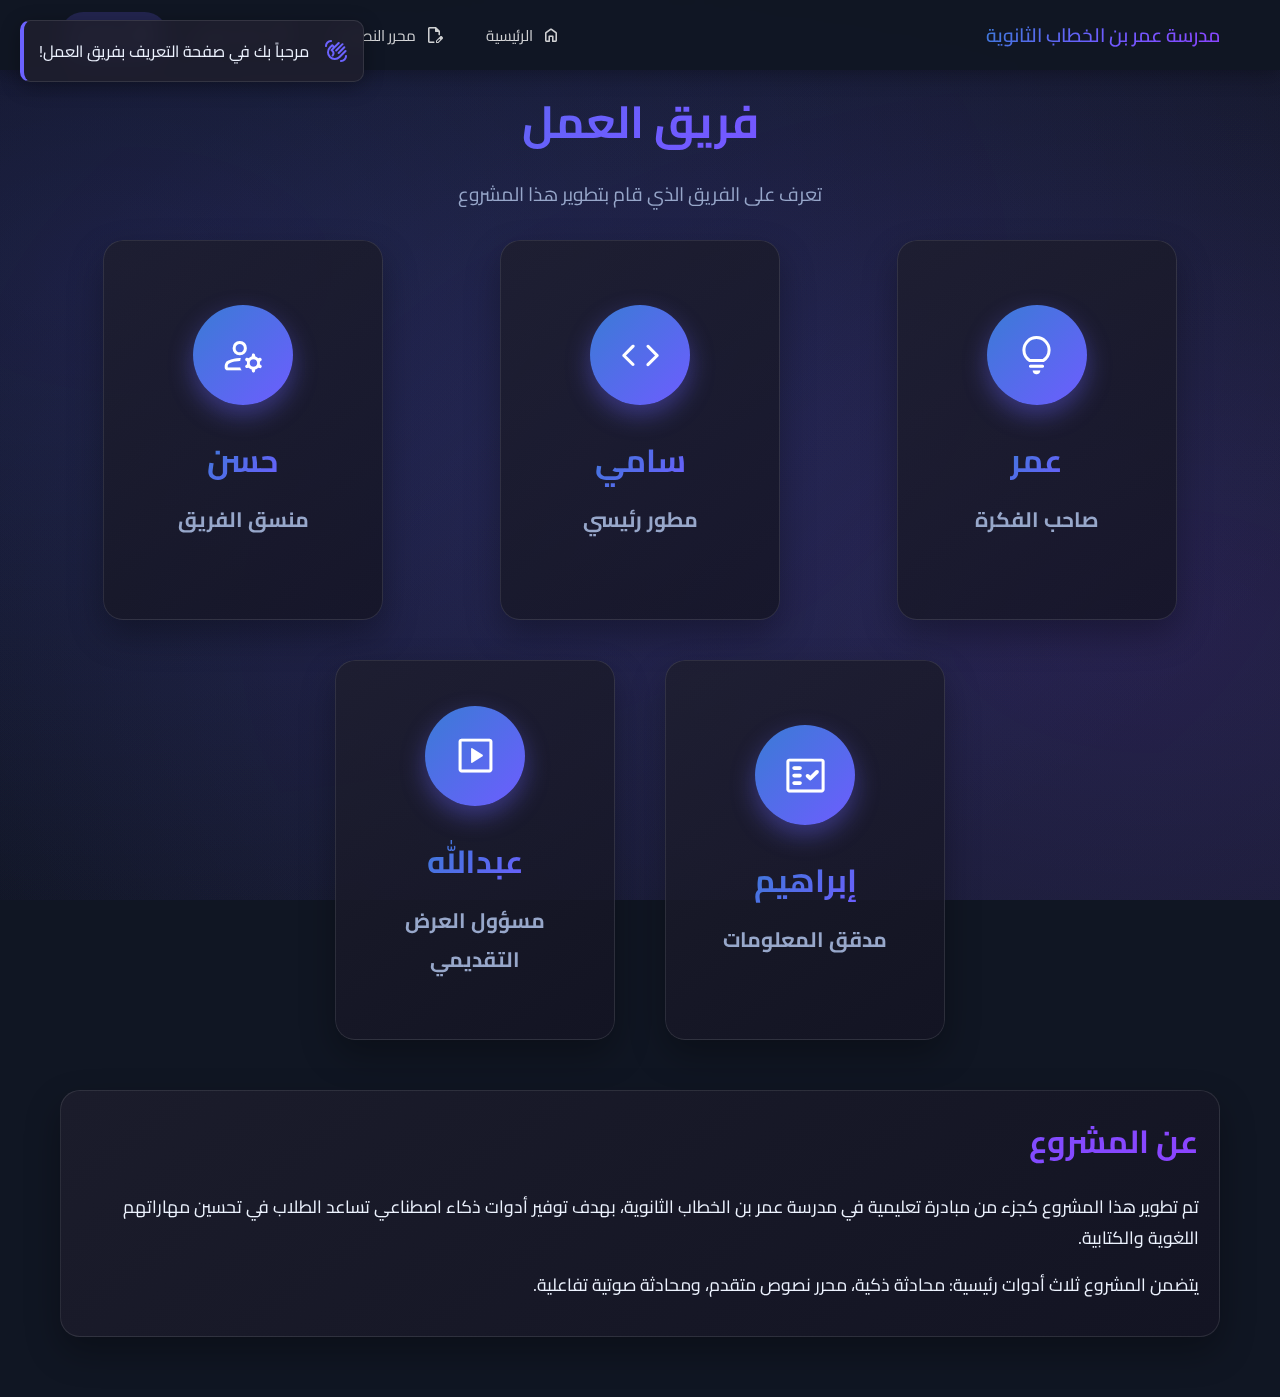
<file: about-us/index.html>
<!DOCTYPE html>
<html lang="ar" dir="rtl">
<head>
  <meta charset="UTF-8">
  <meta name="viewport" content="width=device-width, initial-scale=1.0">
  <title>من نحن - فريق العمل</title>
  <link rel="stylesheet" href="https://fonts.googleapis.com/css2?family=Cairo:wght@300;400;500;600;700&display=swap">
  <link rel="stylesheet" href="https://fonts.googleapis.com/css2?family=Material+Symbols+Rounded:opsz,wght,FILL,GRAD@20..48,100..700,0..1,-50..200" />
  <link rel="stylesheet" href="../style.css">
  <link rel="stylesheet" href="about.css">
</head>
<body>
  <header class="app-header">
    <div class="nav-container">
      <div class="school-logo">
        <a href="../index.html">مدرسة عمر بن الخطاب الثانوية</a>
      </div>
      <nav class="nav-links">
        <a href="../index.html" class="nav-link">
          <span class="material-symbols-rounded icon">home</span>
          <span>الرئيسية</span>
        </a>
        <a href="../essay-assist/essay.html" class="nav-link">
          <span class="material-symbols-rounded icon">edit_document</span>
          <span>محرر النصوص</span>
        </a>
        <a href="../talk-to-me/talk.html" class="nav-link">
          <span class="material-symbols-rounded icon">mic</span>
          <span>تحدث معي</span>
        </a>
        <a href="index.html" class="nav-link active">
          <span class="material-symbols-rounded icon">group</span>
          <span>من نحن</span>
        </a>
      </nav>
    </div>
  </header>

  <main class="about-container">
    <div class="about-header">
      <h1>فريق العمل</h1>
      <p>تعرف على الفريق الذي قام بتطوير هذا المشروع</p>
    </div>

    <!-- تعديل موضع تعليمات اللعبة لتكون في الأعلى يمينًا -->
    <div class="game-instructions top-right">
      <span class="material-symbols-rounded">touch_app</span>
      <p>انقر على البطاقات للتعرف على أعضاء الفريق</p>
    </div>

    <!-- تعديل ترتيب البطاقات -->
    <div class="game-team-container">
      <!-- الصف الأول: عمر، سامي، حسن -->
      <div class="row-container top-row">
        <!-- عمر -->
        <div class="game-card" data-member="omar">
          <div class="card-inner">
            <div class="card-front">
              <div class="card-avatar">
                <span class="material-symbols-rounded">lightbulb</span>
              </div>
              <h2>عمر</h2>
              <h3>صاحب الفكرة</h3>
            </div>
            <div class="card-back">
              <p>تعود فكرة المشروع إليه، حيث استلهمها من اقتراحات الفريق، ثم عمل على إعداد التقرير بمساعدة إبراهيم، وساهم في جمع المعلومات اللازمة للمشروع.</p>
            </div>
          </div>
        </div>
        
        <!-- سامي -->
        <div class="game-card" data-member="sami">
          <div class="card-inner">
            <div class="card-front">
              <div class="card-avatar">
                <span class="material-symbols-rounded">code</span>
              </div>
              <h2>سامي</h2>
              <h3>مطور رئيسي</h3>
            </div>
            <div class="card-back">
              <p>كان له الدور الأساسي في المشروع، حيث تولى إنشاء الموقع، وكتب أكواد البرمجة، كما قام بتصميم الموقع بالكامل.</p>
            </div>
          </div>
        </div>
        
        <!-- حسن -->
        <div class="game-card" data-member="hassan">
          <div class="card-inner">
            <div class="card-front">
              <div class="card-avatar">
                <span class="material-symbols-rounded">manage_accounts</span>
              </div>
              <h2>حسن</h2>
              <h3>منسق الفريق</h3>
            </div>
            <div class="card-back">
              <p>كان مسؤولاً عن جمع المعلومات، بالإضافة إلى تنظيم الفريق وتوزيع الأدوار بين الأعضاء لضمان سير العمل بكفاءة.</p>
            </div>
          </div>
        </div>
      </div>
      
      <!-- الصف الثاني: إبراهيم، عبدالله -->
      <div class="row-container bottom-row">
        <!-- إبراهيم -->
        <div class="game-card" data-member="ibrahim">
          <div class="card-inner">
            <div class="card-front">
              <div class="card-avatar">
                <span class="material-symbols-rounded">fact_check</span>
              </div>
              <h2>إبراهيم</h2>
              <h3>مدقق المعلومات</h3>
            </div>
            <div class="card-back">
              <p>ساعد حسن في جمع المعلومات، وساهم في تدقيقها والتأكد من دقتها قبل استخدامها في التقرير والعرض التقديمي.</p>
            </div>
          </div>
        </div>
        
        <!-- عبدالله -->
        <div class="game-card" data-member="abdullah">
          <div class="card-inner">
            <div class="card-front">
              <div class="card-avatar">
                <span class="material-symbols-rounded">slideshow</span>
              </div>
              <h2>عبدالله</h2>
              <h3>مسؤول العرض التقديمي</h3>
            </div>
            <div class="card-back">
              <p>كان دوره إعداد العرض التقديمي وترتيبه بطريقة منظمة، كما ساعد في تنظيم المعلومات داخل العرض التقديمي لضمان تقديمها بشكل واضح وجذاب.</p>
            </div>
          </div>
        </div>
      </div>
    </div>

    <div class="project-info">
      <h2>عن المشروع</h2>
      <p>تم تطوير هذا المشروع كجزء من مبادرة تعليمية في مدرسة عمر بن الخطاب الثانوية، بهدف توفير أدوات ذكاء اصطناعي تساعد الطلاب في تحسين مهاراتهم اللغوية والكتابية.</p>
      <p>يتضمن المشروع ثلاث أدوات رئيسية: محادثة ذكية، محرر نصوص متقدم، ومحادثة صوتية تفاعلية.</p>
    </div>
  </main>

  <div class="notification-center" id="notification-center"></div>

  <!-- إزالة الدوائر وإضافة خلفية أفضل -->
  <div class="blur-background"></div>

  <!-- إضافة تأثير المطر الأرجواني -->
  <div class="purple-rain" id="purple-rain"></div>

  <script src="about.js"></script>
  <script>
    document.addEventListener('DOMContentLoaded', function() {
      // تطبيق تأثير انزلاق البطاقات
      const memberCards = document.querySelectorAll('.member-card');
      
      // إضافة فئة خاصة للبطاقة الأولى (سامي)
      if (memberCards.length > 0) {
        memberCards[0].classList.add('featured');
      }
      
      // إضافة متغير CSS لكل بطاقة لتحديد ترتيب الظهور
      memberCards.forEach((card, index) => {
        card.style.setProperty('--card-index', index);
      });
      
      // تأثير المطر الأرجواني
      const rainContainer = document.getElementById('purple-rain');
      const raindropsCount = 100; // عدد قطرات المطر
      
      // إنشاء قطرات المطر
      for (let i = 0; i < raindropsCount; i++) {
        createRaindrop(rainContainer);
      }
      
      // دالة إنشاء قطرة مطر
      function createRaindrop(container) {
        const raindrop = document.createElement('div');
        raindrop.className = 'raindrop';
        
        // تعيين موقع عشوائي
        const posX = Math.random() * 100;
        raindrop.style.left = `${posX}%`;
        
        // تعيين حجم عشوائي
        const size = Math.random() * 2 + 1;
        raindrop.style.width = `${size}px`;
        raindrop.style.height = `${size * 10}px`;
        
        // تعيين سرعة عشوائية
        const duration = Math.random() * 5 + 3;
        raindrop.style.animationDuration = `${duration}s`;
        
        // تعيين تأخير عشوائي
        const delay = Math.random() * 5;
        raindrop.style.animationDelay = `${delay}s`;
        
        // إضافة قطرة المطر إلى الحاوية
        container.appendChild(raindrop);
      }
      
      // تأثير تفاعلي للبطاقات عند التمرير
      const observerOptions = {
        threshold: 0.2,
        rootMargin: '0px 0px -50px 0px'
      };
      
      const cardObserver = new IntersectionObserver((entries) => {
        entries.forEach(entry => {
          if (entry.isIntersecting) {
            entry.target.style.visibility = 'visible';
            cardObserver.unobserve(entry.target);
          }
        });
      }, observerOptions);
      
      memberCards.forEach(card => {
        cardObserver.observe(card);
      });
    });
  </script>
</body>
</html>
</file>
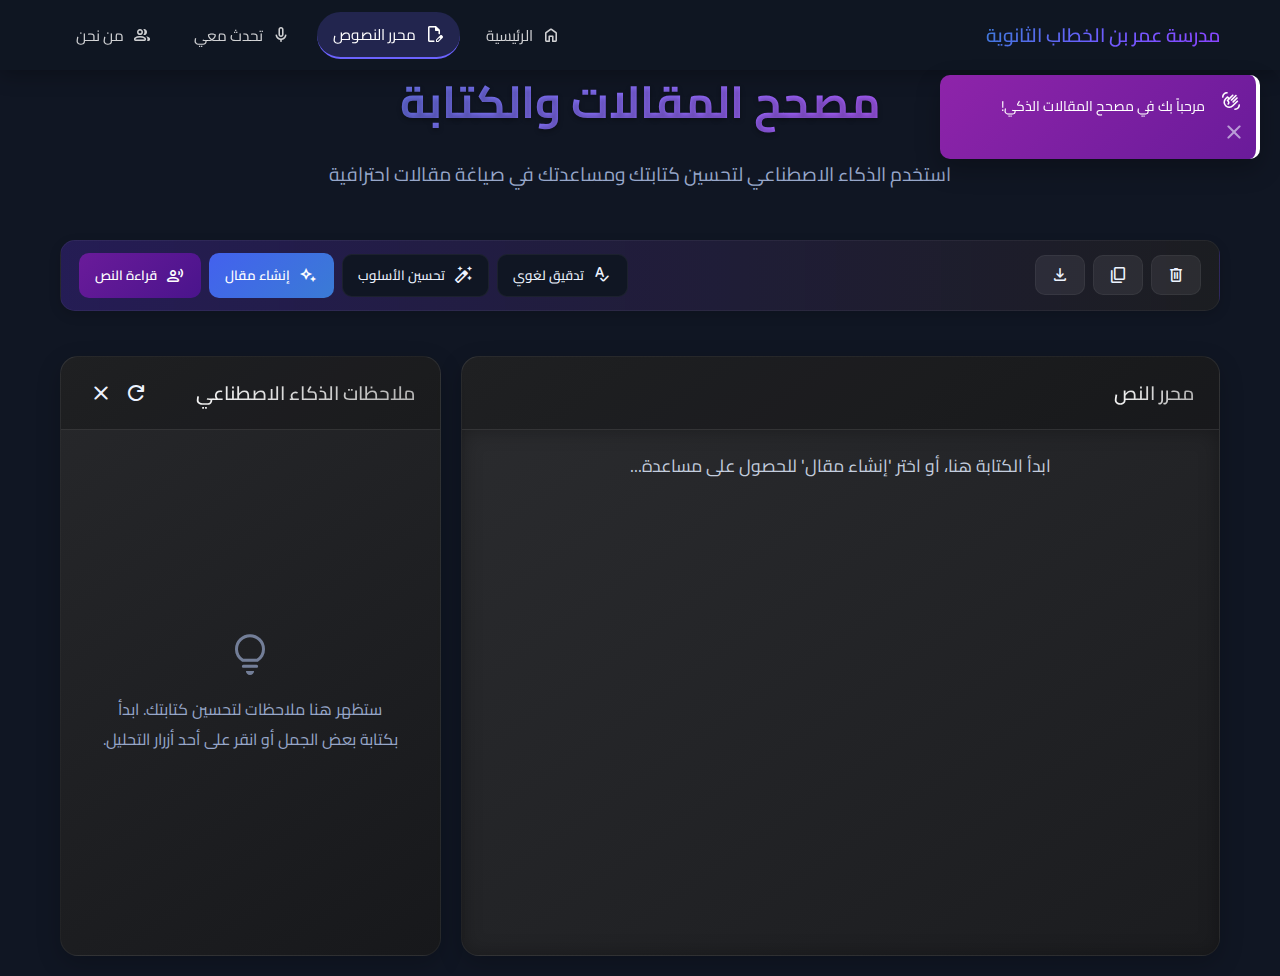
<file: essay-assist/essay.html>
<!DOCTYPE html>
<html lang="ar">

<head>
  <meta charset="UTF-8">
  <meta name="viewport" content="width=device-width, initial-scale=1.0">
  <title>مصحح المقالات والكتابة - مدرسة عمر بن الخطاب الثانوية</title>
  
  <!-- Import Google Material Icons and Font -->
  <link rel="stylesheet" href="https://fonts.googleapis.com/css2?family=Material+Symbols+Rounded:opsz,wght,FILL,GRAD@24,400,0,0" />
  <link rel="stylesheet" href="https://fonts.googleapis.com/css2?family=Cairo:wght@400;500;600&display=swap">
  
  <!-- Import CSS files -->
  <link rel="stylesheet" href="../style.css">
  <link rel="stylesheet" href="essay.css">
  <script src="https://code.responsivevoice.org/responsivevoice.js?key=HCd6m6L1"></script>
</head>

<body>
  <!-- شريط التنقل الموحد -->
  <header class="app-header">
    <div class="nav-container">
      <div class="school-logo">
        <a href="../index.html">مدرسة عمر بن الخطاب الثانوية</a>
      </div>
      <nav class="nav-links">
        <a href="../index.html" class="nav-link">
          <span class="material-symbols-rounded icon">home</span>
          <span>الرئيسية</span>
        </a>
        <a href="essay.html" class="nav-link active">
          <span class="material-symbols-rounded icon">edit_document</span>
          <span>محرر النصوص</span>
        </a>
        <a href="../talk-to-me/talk.html" class="nav-link">
          <span class="material-symbols-rounded icon">mic</span>
          <span>تحدث معي</span>
        </a>
        <a href="../about-us/index.html" class="nav-link">
          <span class="material-symbols-rounded icon">group</span>
          <span>من نحن</span>
        </a>
      </nav>
    </div>
  </header>
  
  <main class="essay-container">
    <div class="essay-workspace">
      <div class="essay-header">
        <h1>مصحح المقالات والكتابة</h1>
        <p>استخدم الذكاء الاصطناعي لتحسين كتابتك ومساعدتك في صياغة مقالات احترافية</p>
      </div>
      
      <div class="essay-toolbar">
        <div class="toolbar-group">
          <button id="clear-text-btn" class="toolbar-btn" title="مسح النص">
            <span class="material-symbols-rounded">delete</span>
          </button>
          <button id="copy-text-btn" class="toolbar-btn" title="نسخ النص">
            <span class="material-symbols-rounded">content_copy</span>
          </button>
          <button id="download-text-btn" class="toolbar-btn" title="تحميل كملف">
            <span class="material-symbols-rounded">download</span>
          </button>
        </div>
        <div class="toolbar-group">
          <button id="check-grammar-btn" class="toolbar-btn action-btn">
            <span class="material-symbols-rounded">spellcheck</span>
            تدقيق لغوي
          </button>
          <button id="improve-writing-btn" class="toolbar-btn action-btn">
            <span class="material-symbols-rounded">auto_fix_high</span>
            تحسين الأسلوب
          </button>
          <button id="generate-essay-btn" class="toolbar-btn action-btn primary">
            <span class="material-symbols-rounded">magic_button</span>
            إنشاء مقال
          </button>
        </div>
      </div>
      
      <div class="essay-editor-container">
        <div class="essay-editor-wrapper">
          <div class="essay-editor-header">
            <h3>محرر النص</h3>
            <div class="word-counter">0 كلمة</div>
          </div>
          <div id="essay-editor" class="essay-editor" contenteditable="true" spellcheck="false" placeholder="ابدأ الكتابة هنا، أو اختر 'إنشاء مقال' للحصول على مساعدة..."></div>
        </div>
        
        <div class="essay-feedback-wrapper">
          <div class="feedback-header">
            <h3>ملاحظات الذكاء الاصطناعي</h3>
            <div class="feedback-controls">
              <button id="refresh-feedback-btn" class="feedback-btn">
                <span class="material-symbols-rounded">refresh</span>
              </button>
              <button id="close-feedback-btn" class="feedback-btn">
                <span class="material-symbols-rounded">close</span>
              </button>
            </div>
          </div>
          <div id="feedback-container" class="feedback-container">
            <div class="feedback-placeholder">
              <span class="material-symbols-rounded">lightbulb</span>
              <p>ستظهر هنا ملاحظات لتحسين كتابتك. ابدأ بكتابة بعض الجمل أو انقر على أحد أزرار التحليل.</p>
            </div>
          </div>
        </div>
      </div>
    </div>

    <div class="essay-generator-modal" id="essay-generator-modal">
      <div class="modal-content">
        <div class="modal-header">
          <h2>إنشاء مقال جديد</h2>
          <button id="close-generator-modal" class="close-btn">
            <span class="material-symbols-rounded">close</span>
          </button>
        </div>
        <form id="essay-generator-form">
          <div class="form-group">
            <label for="essay-topic">موضوع المقال</label>
            <input type="text" id="essay-topic" required placeholder="مثال: أهمية القراءة في حياة الطلاب">
          </div>
          <div class="form-row">
            <div class="form-group">
              <label for="essay-type">نوع المقال</label>
              <select id="essay-type">
                <option value="academic">أكاديمي</option>
                <option value="persuasive">إقناعي</option>
                <option value="descriptive">وصفي</option>
                <option value="narrative">سردي</option>
                <option value="expository">تفسيري</option>
              </select>
            </div>
            <div class="form-group">
              <label for="essay-length">الطول التقريبي</label>
              <select id="essay-length">
                <option value="short">قصير (300-500 كلمة)</option>
                <option value="medium" selected>متوسط (500-800 كلمة)</option>
                <option value="long">طويل (800-1200 كلمة)</option>
              </select>
            </div>
          </div>
          <div class="form-actions">
            <button type="button" id="cancel-generator" class="cancel-btn">إلغاء</button>
            <button type="submit" id="generate-btn" class="submit-btn">إنشاء المقال</button>
          </div>
        </form>
        <div class="generator-loading" id="generator-loading">
          <div class="loading-spinner"></div>
          <p>جاري إنشاء المقال، يرجى الانتظار...</p>
        </div>
      </div>
    </div>
  </main>


  <!-- Custom Scripts -->
  <script src="essay.js"></script>
</body>
</html>
</file>
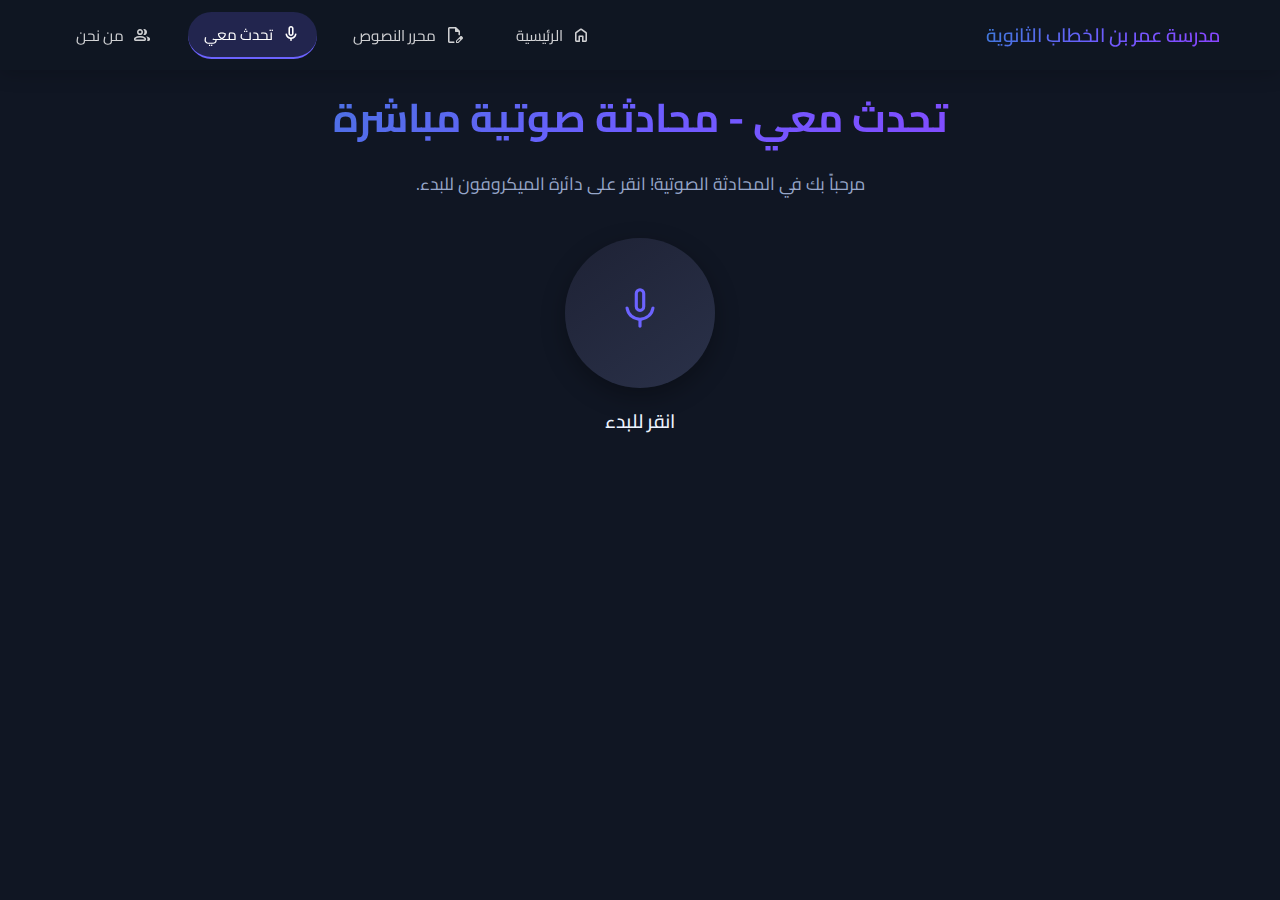
<file: talk-to-me/talk.html>
<!DOCTYPE html>
<html lang="ar" dir="rtl">
<head>
  <meta charset="UTF-8">
  <meta name="viewport" content="width=device-width, initial-scale=1.0">
  <title>تحدث معي - محادثة صوتية ذكية</title>
  <link rel="stylesheet" href="https://fonts.googleapis.com/css2?family=Cairo:wght@300;400;500;600;700&display=swap">
  <link rel="stylesheet" href="https://fonts.googleapis.com/css2?family=Material+Symbols+Rounded:opsz,wght,FILL,GRAD@20..48,100..700,0..1,-50..200" />
  <link rel="stylesheet" href="../style.css">
  <link rel="stylesheet" href="talk.css">
  <style>
    /* أنماط إضافية لشريط التنقل */
    .app-header {
  position: fixed;
  top: 0;
  left: 0;
  right: 0;
  z-index: 1000;
  background: rgba(16, 22, 35, 0.95);
  backdrop-filter: blur(10px);
  -webkit-backdrop-filter: blur(10px);
  box-shadow: 0 2px 20px rgba(0, 0, 0, 0.2);
  transition: all 0.3s ease;
    }
    
    /* تعديل عرض الحاوية في شريط التنقل */
    .app-header .container {
  background: rgba(243, 247, 255, 0.95);
  box-shadow: 0 2px 15px rgba(0, 0, 0, 0.08);
    }
    
    .main-nav {
      display: flex;
      justify-content: space-between;
      align-items: center;
      padding: 15px 0;
    }
    
    .logo {
      font-size: 1.5rem;
      font-weight: 700;
      color: white;
      text-decoration: none;
      display: flex;
      align-items: center;
    }
    
    .logo span {
      background: linear-gradient(135deg, #3a7bd5, #8f6fff, #d442fb);
      -webkit-background-clip: text;
      -webkit-text-fill-color: transparent;
      margin-right: 5px;
    }
    
    .nav-links {
      display: flex;
      list-style: none;
      margin: 0;
      padding: 0;
      gap: 20px;
    }
    
    .nav-links li a {
      color: rgba(255, 255, 255, 0.8);
      text-decoration: none;
      font-size: 1rem;
      font-weight: 500;
      padding: 8px 15px;
      border-radius: 8px;
      transition: all 0.3s ease;
    }
    
    .nav-links li a:hover {
      color: white;
      background: rgba(255, 255, 255, 0.1);
    }
    
    .nav-links li a.active {
      color: white;
      background: linear-gradient(135deg, rgba(58, 123, 213, 0.2), rgba(143, 111, 255, 0.2));
      border-bottom: 2px solid #8f6fff;
    }
    
    /* تعديل المسافة العلوية لمراعاة شريط التنقل الثابت */
    .talk-container {
      padding-top: 80px;
      max-width: 1000px; /* تقليل عرض المحتوى الرئيسي */
    }
    
    /* تعديلات للتصميم المتجاوب */
    @media (max-width: 768px) {
      .app-header .container {
        padding: 0 15px;
      }
      
      .nav-links {
        gap: 10px;
      }
      
      .nav-links li a {
        padding: 6px 10px;
        font-size: 0.9rem;
      }
      
      .logo {
        font-size: 1.3rem;
      }
    }
  </style>
</head>
<body>
  <!-- شريط التنقل الموحد -->
  <header class="app-header">
    <div class="nav-container">
      <div class="school-logo">
        <a href="../index.html">مدرسة عمر بن الخطاب الثانوية</a>
      </div>
      <nav class="nav-links">
        <a href="../index.html" class="nav-link">
          <span class="material-symbols-rounded icon">home</span>
          <span>الرئيسية</span>
        </a>
        <a href="../essay-assist/essay.html" class="nav-link">
          <span class="material-symbols-rounded icon">edit_document</span>
          <span>محرر النصوص</span>
        </a>
        <a href="talk.html" class="nav-link active">
          <span class="material-symbols-rounded icon">mic</span>
          <span>تحدث معي</span>
        </a>
        <a href="../about-us/index.html" class="nav-link">
          <span class="material-symbols-rounded icon">group</span>
          <span>من نحن</span>
        </a>
      </nav>
    </div>
  </header>

  <main class="talk-container">
    <div class="talk-header">
      <h1>تحدث معي - محادثة صوتية مباشرة</h1>
      <p>مرحباً بك في المحادثة الصوتية! انقر على دائرة الميكروفون للبدء.</p>
    </div>

    <div class="talk-workspace">
      <!-- دائرة الصوت الرئيسية مع تأثيرات محسنة -->
      <div class="voice-status">
        <div class="voice-animation-container">
          <div class="voice-circle">
            <div class="voice-wave wave1"></div>
            <div class="voice-wave wave2"></div>
            <div class="voice-wave wave3"></div>
            <div class="voice-wave wave4"></div>
          </div>
          <div class="voice-icon">
            <span class="material-symbols-rounded mic-icon">mic</span>
            <span class="material-symbols-rounded speaking-icon">record_voice_over</span>
          </div>
        </div>
        <div class="voice-status-label">انقر للبدء</div>
      </div>

      <!-- منطقة المحادثة (مخفية في البداية) -->
      <div class="conversation-area">
        <div class="conversation-container">
          <div class="welcome-message">
            <h2>أهلاً بك في المحادثة الصوتية!</h2>
            <p>يمكنك طرح أي سؤال وسأجيب عليه صوتياً وكتابياً.</p>
            <p>انقر على الدائرة مرة أخرى للتوقف عن الاستماع.</p>
          </div>
          <!-- هنا ستظهر المحادثات -->
        </div>
      </div>
    </div>
  </main>

  <!-- نظام الإشعارات المحسن -->
  <div class="notification-center" id="notification-center"></div>

  <script src="talk.js"></script>
</body>
</html>
</file>
<file: style.css>
/* Import Google Font - Cairo */
@import url('https://fonts.googleapis.com/css2?family=Cairo:wght@400;500;600&display=swap');
* {
  margin: 0;
  padding: 0;
  box-sizing: border-box;
  font-family: "Cairo", sans-serif;
  direction: rtl;
}
:root {
  /* Dark theme colors */
  --text-color: #edf3ff;
  --subheading-color: #97a7ca;
  --placeholder-color: #c3cdde;
  --primary-color: #101623;
  --secondary-color: #283045;
  --secondary-hover-color: #333e58;
  --scrollbar-color: #626a7f;
}
body.light-theme {
  /* Light theme colors */
  --text-color: #090c13;
  --subheading-color: #7b8cae;
  --placeholder-color: #606982;
  --primary-color: #f3f7ff;
  --secondary-color: #dce6f9;
  --secondary-hover-color: #d2ddf2;
  --scrollbar-color: #a2aac2;
}
body {
  color: var(--text-color);
  background: var(--primary-color);
}
.container {
  overflow-y: auto;
  padding: 32px 0 60px;
  height: calc(100vh - 127px);
  scrollbar-color: var(--scrollbar-color) transparent;
  margin-top: 70px;
  height: calc(100vh - 197px);
  padding-top: 90px;
}
.container :where(.app-header, .suggestions, .message, .prompt-wrapper) {
  position: relative;
  margin: 0 auto;
  width: 100%;
  padding: 0 20px;
  max-width: 990px;
}
.container .app-header {
  margin-top: 3vh;
}
.app-header .heading {
  width: fit-content;
  font-size: 3rem;
  background: linear-gradient(to right, #1d7efd, #8f6fff);
  -webkit-background-clip: text;
  -webkit-text-fill-color: transparent;
}
.app-header .sub-heading {
  font-size: 2.6rem;
  margin-top: -5px;
  color: var(--subheading-color);
}
.container .suggestions {
  width: 100%;
  list-style: none;
  display: flex;
  gap: 15px;
  margin-top: 9.5vh;
  overflow-x: auto;
  scroll-snap-type: x mandatory;
  scrollbar-width: none;
}
body.chats-active .container :where(.app-header, .suggestions) {
  display: none;
}
.suggestions .suggestions-item {
  cursor: pointer;
  padding: 18px;
  width: 228px;
  flex-shrink: 0;
  display: flex;
  scroll-snap-align: center;
  flex-direction: column;
  align-items: flex-end;
  border-radius: 12px;
  justify-content: space-between;
  background: var(--secondary-color);
  transition: 0.3s ease;
}
.suggestions .suggestions-item:hover {
  background: var(--secondary-hover-color);
}
.suggestions .suggestions-item .text {
  font-size: 1.1rem;
}
.suggestions .suggestions-item .icon {
  width: 45px;
  height: 45px;
  display: flex;
  font-size: 1.4rem;
  margin-top: 35px;
  align-self: flex-end;
  align-items: center;
  border-radius: 50%;
  justify-content: center;
  color: #1d7efd;
  background: var(--primary-color);
}
.suggestions .suggestions-item:nth-child(2) .icon {
  color: #28a745;
}
.suggestions .suggestions-item:nth-child(3) .icon {
  color: #ffc107;
}
.suggestions .suggestions-item:nth-child(4) .icon {
  color: #6f42c1;
}
.container .chats-container {
  display: flex;
  gap: 20px;
  flex-direction: column;
}
.chats-container .message {
  display: flex;
  gap: 11px;
  align-items: center;
}
.chats-container .message .avatar {
  width: 43px;
  height: 43px;
  flex-shrink: 0;
  align-self: flex-start;
  border-radius: 50%;
  padding: 6px;
  margin-right: -7px;
  background: var(--secondary-color);
  border: 1px solid var(--secondary-hover-color);
}
.chats-container .message.loading .avatar {
  animation: rotate 3s linear infinite;
}
@keyframes rotate {
  100% {
    transform: rotate(360deg);
  }
}
.chats-container .message .message-text {
  padding: 3px 16px;
  word-wrap: break-word;
  white-space: pre-line;
}
.chats-container .bot-message {
  margin: 9px auto;
}
.chats-container .user-message {
  flex-direction: column;
  align-items: flex-end;
}
.chats-container .user-message .message-text {
  padding: 12px 16px;
  max-width: 75%;
  background: var(--secondary-color);
  border-radius: 13px 13px 3px 13px;
}
.chats-container .user-message .img-attachment {
  margin-top: -7px;
  width: 50%;
  border-radius: 13px 3px 13px 13px;
}
.chats-container .user-message .file-attachment {
  display: flex;
  gap: 6px;
  align-items: center;
  padding: 10px;
  margin-top: -7px;
  border-radius: 13px 3px 13px 13px;
  background: var(--secondary-color);
}
.chats-container .user-message .file-attachment span {
  color: #1d7efd;
}
.container .prompt-container {
  position: fixed;
  width: 100%;
  left: 0;
  bottom: 0;
  padding: 16px 0;
  background: var(--primary-color);
}
.prompt-container :where(.prompt-wrapper, .prompt-form, .prompt-actions) {
  display: flex;
  gap: 12px;
  height: 56px;
  align-items: center;
}
.prompt-container .prompt-form {
  height: 100%;
  width: 100%;
  border-radius: 130px;
  background: var(--secondary-color);
}
.prompt-form .prompt-input {
  width: 100%;
  height: 100%;
  background: none;
  outline: none;
  border: none;
  font-size: 1rem;
  color: var(--text-color);
  padding-right: 24px;
  padding-left: 0;
  text-align: right;
}
.prompt-form .prompt-input::placeholder {
  color: var(--placeholder-color);
}
.prompt-wrapper button {
  width: 56px;
  height: 100%;
  flex-shrink: 0;
  cursor: pointer;
  border-radius: 50%;
  font-size: 1.4rem;
  border: none;
  color: var(--text-color);
  background: var(--secondary-color);
  transition: 0.3s ease;
}
.prompt-wrapper :is(button:hover, #cancel-file-btn, .file-icon) {
  background: var(--secondary-hover-color);
}
.prompt-form .prompt-actions {
  gap: 5px;
  margin-right: 7px;
}
.prompt-wrapper .prompt-form :where(.file-upload-wrapper, button, img) {
  position: relative;
  height: 45px;
  width: 45px;
}
.prompt-form .prompt-actions #send-prompt-btn {
  color: #fff;
  display: none;
  background: #1d7efd;
}
.prompt-form .prompt-input:valid~.prompt-actions #send-prompt-btn {
  display: block;
}
.prompt-form #send-prompt-btn:hover {
  background: #0264e3;
}
.prompt-form .file-upload-wrapper :where(button, img) {
  display: none;
  border-radius: 50%;
  object-fit: cover;
  position: absolute;
}
.prompt-form .file-upload-wrapper.active #add-file-btn {
  display: none;
}
.prompt-form .file-upload-wrapper #add-file-btn,
.prompt-form .file-upload-wrapper.active.img-attached img,
.prompt-form .file-upload-wrapper.active.file-attached .file-icon,
.prompt-form .file-upload-wrapper.active:hover #cancel-file-btn {
  display: block;
}
.prompt-form :is(#stop-response-btn:hover, #cancel-file-btn) {
  color: #d62939;
}
.prompt-wrapper .prompt-form .file-icon {
  color: #1d7efd;
}
.prompt-form #stop-response-btn,
body.bot-responding .prompt-form .file-upload-wrapper {
  display: none;
}
body.bot-responding .prompt-form #stop-response-btn {
  display: block;
}
.prompt-container .disclaimer-text {
  font-size: 0.9rem;
  text-align: center;
  padding: 16px 20px 0;
  color: var(--placeholder-color);
}
/* Responsive media query code for small screens */
@media (max-width: 768px) {
  .container {
    padding: 20px 0 100px;
  }
  .app-header :is(.heading, .sub-heading) {
    font-size: 2rem;
    line-height: 1.4;
  }
  .app-header .sub-heading {
    font-size: 1.7rem;
  }
  .container .chats-container {
    gap: 15px;
  }
  .chats-container .bot-message {
    margin: 4px auto;
  }
  .prompt-container :where(.prompt-wrapper, .prompt-form, .prompt-actions) {
    gap: 8px;
    height: 53px;
  }
  .prompt-container button {
    width: 53px;
  }
  .prompt-form :is(.file-upload-wrapper, button, img) {
    height: 42px;
    width: 42px;
  }
  .prompt-form .prompt-input {
    padding-left: 20px;
  }
  .prompt-form .file-upload-wrapper.active #cancel-file-btn {
    opacity: 0;
  }
  .prompt-wrapper.hide-controls :where(#theme-toggle-btn, #delete-chats-btn) {
    display: none;
  }
  .nav-content {
    padding: 0.8rem 20px;
  }
  .logo {
    font-size: 1.1rem;
  }
  .nav-btn {
    padding: 6px 15px;
    font-size: 0.9rem;
  }
  .school-logo {
    display: flex;
    align-items: center;
    justify-content: center;
  }
  
  .school-logo a {
    font-size: 0;
    display: flex;
    align-items: center;
    justify-content: center;
  }
  
  .school-logo a::before {
    content: "🏫";
    font-size: 1.5rem;
    background: none;
    -webkit-text-fill-color: initial;
  }
}
/* Add these styles at the beginning of your CSS file */
.navbar {
  position: fixed;
  top: 0;
  left: 0;
  right: 0;
  z-index: 1000;
  background: rgba(16, 22, 35, 0.95);
  backdrop-filter: blur(10px);
  -webkit-backdrop-filter: blur(10px);
  box-shadow: 0 2px 20px rgba(0, 0, 0, 0.2);
  transition: all 0.3s ease;
}

body.light-theme .navbar {
  background: rgba(243, 247, 255, 0.95);
  box-shadow: 0 2px 15px rgba(0, 0, 0, 0.08);
}

.nav-content {
  display: flex;
  align-items: center;
  justify-content: space-between;
  height: 70px;
  padding: 0 24px;
  max-width: 1200px;
  margin: 0 auto;
}

.logo {
  font-weight: 600;
  font-size: 1.25rem;
  color: var(--text-color);
  text-decoration: none;
  background: linear-gradient(135deg, #1d7efd, #8f6fff);
  -webkit-background-clip: text;
  -webkit-text-fill-color: transparent;
  transition: all 0.3s ease;
  transform-origin: right center;
}

.logo:hover {
  transform: scale(1.03);
}

.nav-links {
  display: flex;
  gap: 8px;
}

.nav-btn {
  position: relative;
  display: flex;
  align-items: center;
  gap: 8px;
  padding: 10px 16px;
  border-radius: 50px;
  font-size: 0.9rem;
  color: var(--text-color);
  text-decoration: none;
  transition: all 0.3s ease;
  overflow: hidden;
}

.nav-btn::before {
  content: '';
  position: absolute;
  bottom: 0;
  left: 50%;
  width: 0;
  height: 3px;
  background: linear-gradient(to right, #1d7efd, #8f6fff);
  transition: all 0.3s ease;
  transform: translateX(-50%);
  border-radius: 3px;
  opacity: 0;
}

.nav-btn:hover {
  background: rgba(255, 255, 255, 0.1);
}

body.light-theme .nav-btn:hover {
  background: rgba(0, 0, 0, 0.05);
}

.nav-btn.active {
  background: rgba(29, 126, 253, 0.1);
  font-weight: 500;
}

.nav-btn.active::before {
  width: 60%;
  opacity: 1;
}

.nav-progress-bar {
  position: absolute;
  bottom: 0;
  left: 0;
  height: 3px;
  width: 0;
  background: linear-gradient(to right, #1d7efd, #8f6fff);
  transition: width 0.3s ease;
}

/* تحسين أيقونات شريط التنقل */
.nav-btn .material-symbols-rounded {
  font-size: 20px;
}

/* تصميم متجاوب للشاشات الصغيرة */
@media (max-width: 768px) {
  .nav-content {
    padding: 0 16px;
  }
  
  .logo {
    font-size: 1.1rem;
  }
  
  .nav-btn {
    padding: 8px 12px;
    font-size: 0.85rem;
  }
  
  .nav-btn .btn-text {
    display: none;
  }
  
  .nav-btn .material-symbols-rounded {
    font-size: 18px;
  }
}

/* تأثير التمرير */
.navbar.scrolled {
  height: 60px;
  background: rgba(16, 22, 35, 0.98);
}

body.light-theme .navbar.scrolled {
  background: rgba(243, 247, 255, 0.98);
}

/* تحديث تنسيق زر الميكروفون بعد نقله */
.prompt-wrapper #mic-button {
  position: relative;
  color: white;
  border: none;
  background: #283045;
  cursor: pointer;
  font-size: 1.7rem;
  margin: 0 5px;
  transition: all 0.3s ease;
  width: 55px;
  height: 55px;
  border-radius: 50%;
  display: flex;
  align-items: center;
  justify-content: center;
}

.prompt-wrapper #mic-button:hover {
  background: #282e3b;
  transform: translateY(-2px);
}

.prompt-wrapper #mic-button.active {
  background: #f44336;
  animation: pulse 1.5s infinite;
}

@keyframes pulse {
  0% {
    box-shadow: 0 0 0 0 rgba(244, 67, 54, 0.4);
  }
  70% {
    box-shadow: 0 0 0 10px rgba(244, 67, 54, 0);
  }
  100% {
    box-shadow: 0 0 0 0 rgba(244, 67, 54, 0);
  }
}

/* أنماط شريط التنقل الموحد */
.app-header {
  position: fixed;
  top: 0;
  left: 0;
  right: 0;
  z-index: 1000;
  background: rgba(16, 22, 35, 0.95);
  backdrop-filter: blur(10px);
  -webkit-backdrop-filter: blur(10px);
  box-shadow: 0 4px 20px rgba(0, 0, 0, 0.3);
  height: 70px;
  display: flex;
  align-items: center;
  justify-content: center;
}

.nav-container {
  width: 100%;
  max-width: 1200px;
  display: flex;
  align-items: center;
  justify-content: space-between;
  padding: 0 20px;
}

.school-logo {
  display: flex;
  align-items: center;
}

.school-logo a {
  color: white;
  text-decoration: none;
  font-size: 1.2rem;
  font-weight: 600;
  background: linear-gradient(135deg, #3a7bd5, #6d5dff, #8c43ff);
  -webkit-background-clip: text;
  -webkit-text-fill-color: transparent;
}

.nav-links {
  display: flex;
  align-items: center;
  justify-content: center;
  gap: 10px;
}

.nav-link {
  display: flex;
  align-items: center;
  gap: 8px;
  padding: 8px 16px;
  border-radius: 50px;
  color: rgba(255, 255, 255, 0.8);
  text-decoration: none;
  font-size: 0.95rem;
  transition: all 0.3s ease;
  position: relative;
}

.nav-link:hover {
  color: white;
  background: rgba(255, 255, 255, 0.1);
}

.nav-link.active {
  color: white;
  background: rgba(108, 99, 255, 0.2);
  border-bottom: 2px solid #6c63ff;
}

.nav-link .icon {
  font-size: 20px;
}

/* تصميم متجاوب لشريط التنقل */
@media (max-width: 768px) {
  .nav-container {
    padding: 0 10px;
  }
  
  .school-logo {
    display: flex;
    align-items: center;
    justify-content: center;
  }
  
  .school-logo a {
    font-size: 0;
    display: flex;
    align-items: center;
    justify-content: center;
  }
  
  .school-logo a::before {
    content: "🏫";
    font-size: 1.5rem;
    background: none;
    -webkit-text-fill-color: initial;
  }
  
  .nav-link {
    padding: 6px 12px;
    font-size: 0.85rem;
  }
  
  .nav-link .icon {
    font-size: 18px;
  }
}

@media (max-width: 576px) {
  .nav-link span:not(.icon) {
    display: none;
  }
  
  .nav-link {
    padding: 8px;
  }
  
  .nav-link .icon {
    font-size: 20px;
  }
  .school-logo a::before {
    content: "عمر";
  }
}

/* تعديل المسافة العلوية للمحتوى في جميع الصفحات */
.about-container, .essay-container, .talk-container {
  padding-top: 90px; /* مسافة موحدة لجميع الصفحات */
}

/* تحسينات عامة لتوافق الهواتف المحمولة */

/* تحسين الشريط العلوي للهاتف */
@media (max-width: 768px) {
  /* الشريط العلوي */
  .app-header {
    position: fixed;
    top: 0;
    left: 0;
    right: 0;
    z-index: 1000;
    background: rgba(20, 20, 35, 0.9);
    backdrop-filter: blur(10px);
    -webkit-backdrop-filter: blur(10px);
  }
  
  .nav-container {
    padding: 10px 15px;
  }
  
  .school-logo {
    display: flex;
    align-items: center;
    justify-content: center;
  }
  
  .school-logo a {
    font-size: 0;
    display: flex;
    align-items: center;
    justify-content: center;
  }
  
  .school-logo a::before {
    content: "🏫";
    font-size: 1.5rem;
    background: none;
    -webkit-text-fill-color: initial;
  }
  
  .nav-links {
    gap: 5px;
  }
  
  .nav-link {
    padding: 8px 10px;
  }
  
  .nav-link span:not(.icon) {
    display: none;
  }
  
  .nav-link .icon {
    font-size: 24px;
    margin: 0;
  }
  
  /* تحسين الحاويات الرئيسية */
  .container, 
  .chat-container, 
  .essay-container, 
  .talk-container,
  .about-container {
    padding-top: 90px;
    padding-left: 10px;
    padding-right: 10px;
    width: 100%;
    max-width: 100%;
  }
  
  /* تحسين العناوين */
  h1 {
    font-size: 2.2rem;
  }
  
  h2 {
    font-size: 1.8rem;
  }
  
  h3 {
    font-size: 1.4rem;
  }
  
  p {
    font-size: 1rem;
    line-height: 1.6;
  }
  
  /* تحسين الأزرار */
  .btn {
    padding: 10px 15px;
    font-size: 0.9rem;
  }
  
  .btn-large {
    padding: 12px 20px;
    font-size: 1rem;
  }
  
  /* تحسين البطاقات والمربعات */
  .card, 
  .box, 
  .panel {
    padding: 15px;
    border-radius: 15px;
  }
  
  /* تحسين الإشعارات */
  .notification-center {
    left: 10px;
    right: 10px;
    max-width: calc(100% - 20px);
  }
  
  .notification {
    padding: 12px;
  }
  
  .notification span {
    font-size: 20px;
  }
  
  .notification p {
    font-size: 0.9rem;
  }
  
  /* تحسين الصفحة الرئيسية */
  .hero-section {
    padding: 30px 15px;
    margin-top: 60px;
  }
  
  .hero-content h1 {
    font-size: 2.2rem;
  }
  
  .hero-content p {
    font-size: 1rem;
  }
  
  .features-grid {
    grid-template-columns: 1fr;
    gap: 20px;
  }
  
  .feature-card {
    padding: 20px;
  }
  
  /* تحسين صفحة المحادثة */
  .chat-interface {
    height: calc(100vh - 180px);
  }
  
  .chat-messages {
    padding: 15px;
  }
  
  .message {
    padding: 12px;
    margin-bottom: 15px;
    max-width: 85%;
  }
  
  .chat-input-container {
    padding: 10px;
  }
  
  .chat-input {
    padding: 10px 15px;
    font-size: 0.9rem;
  }
  
  /* تحسين صفحة محرر النصوص */
  .editor-container {
    flex-direction: column;
    height: auto;
  }
  
  .editor-panel, 
  .result-panel {
    width: 100%;
    height: 50vh;
  }
  
  .editor-toolbar {
    padding: 8px;
    overflow-x: auto;
    white-space: nowrap;
  }
  
  .toolbar-btn {
    padding: 6px;
    margin-right: 5px;
  }
  
  /* تحسين صفحة التحدث */
  .talk-interface {
    padding: 20px 15px;
  }
  
  .voice-btn {
    width: 80px;
    height: 80px;
    font-size: 30px;
  }
  
  .talk-status {
    font-size: 1rem;
  }
}

/* تحسينات إضافية للشاشات الصغيرة جدًا (آيفون SE وما شابه) */
@media (max-width: 375px) {
  h1 {
    font-size: 1.8rem;
  }
  
  h2 {
    font-size: 1.5rem;
  }
  
  .nav-container {
    padding: 8px 10px;
  }
  
  .nav-link {
    padding: 6px 8px;
  }
  
  .nav-link .icon {
    font-size: 22px;
  }
  
  .hero-content h1 {
    font-size: 1.8rem;
  }
  
  .feature-card {
    padding: 15px;
  }
  
  .message {
    padding: 10px;
    max-width: 90%;
  }
  .school-logo {
    width: 40px;
    height: 40px;
    overflow: hidden;
    display: flex;
    align-items: center;
    justify-content: center;
  }
  
  .school-logo a {
    font-size: 0;
    width: 40px;
    height: 40px;
  }
  
  .school-logo a::before {
    content: "ع";
    font-size: 1.2rem;
    font-weight: bold;
    width: 40px;
    height: 40px;
    display: flex;
    align-items: center;
    justify-content: center;
  }
}

/* تحسين تجربة اللمس */
@media (hover: none) {
  .btn:hover,
  .nav-link:hover,
  .feature-card:hover,
  .toolbar-btn:hover {
    transform: none !important;
  }
  
  .btn:active,
  .nav-link:active,
  .feature-card:active,
  .toolbar-btn:active {
    transform: scale(0.98) !important;
  }
}

/* تحسين الوضع الأفقي للهاتف */
@media (max-width: 900px) and (orientation: landscape) {
  .app-header {
    position: absolute;
  }
  
  .container, 
  .chat-container, 
  .essay-container, 
  .talk-container,
  .about-container {
    padding-top: 80px;
  }
  
  .chat-interface {
    height: calc(100vh - 150px);
  }
  
  .editor-container {
    flex-direction: row;
    height: calc(100vh - 150px);
  }
  
  .editor-panel, 
  .result-panel {
    width: 50%;
    height: 100%;
  }
}
</file>
<file: about-us/about.css>
/* أنماط صفحة من نحن */
.about-container {
  max-width: 1200px;
  margin: 0 auto;
  padding: 80px 20px 40px;
  min-height: calc(100vh - 70px);
  padding-top: 80px;
}

.about-header {
  text-align: center;
  margin-bottom: 30px;
}

.about-header h1 {
  font-size: 2.8rem;
  margin-bottom: 15px;
  background: linear-gradient(135deg, #3a7bd5, #6d5dff, #8c43ff);
  -webkit-background-clip: text;
  -webkit-text-fill-color: transparent;
  letter-spacing: -0.5px;
  font-weight: 700;
}

.about-header p {
  color: var(--subheading-color);
  font-size: 1.2rem;
  max-width: 700px;
  margin: 0 auto;
  line-height: 1.6;
}

/* تحسين الخلفية */
.blur-background {
  position: fixed;
  top: 0;
  left: 0;
  width: 100%;
  height: 100%;
  background: linear-gradient(135deg, rgba(12, 15, 25, 0.95), rgba(20, 25, 40, 0.95));
  z-index: -3;
  overflow: hidden;
}

.blur-background::before {
  content: '';
  position: absolute;
  top: -50%;
  left: -50%;
  width: 200%;
  height: 200%;
  background: 
    radial-gradient(ellipse at 30% 40%, rgba(108, 99, 255, 0.15) 0%, rgba(16, 22, 35, 0) 50%),
    radial-gradient(ellipse at 70% 60%, rgba(140, 67, 255, 0.15) 0%, rgba(16, 22, 35, 0) 50%),
    radial-gradient(ellipse at 50% 50%, rgba(58, 123, 213, 0.1) 0%, rgba(16, 22, 35, 0) 60%);
  animation: subtle-float 30s infinite alternate ease-in-out;
  transform-origin: center;
}

@keyframes subtle-float {
  0% {
    transform: rotate(0deg) scale(1);
  }
  50% {
    transform: rotate(180deg) scale(1.1);
  }
  100% {
    transform: rotate(360deg) scale(1);
  }
}

/* تصميم معلومات المشروع */
.project-info {
  background: linear-gradient(145deg, rgba(30, 30, 45, 0.8), rgba(20, 20, 35, 0.8));
  border-radius: 20px;
  padding: 20px;
  box-shadow: 0 15px 35px rgba(0, 0, 0, 0.3);
  backdrop-filter: blur(15px);
  -webkit-backdrop-filter: blur(15px);
  border: 1px solid rgba(255, 255, 255, 0.1);
  margin-top: 40px;
  margin-bottom: 20px;
}

.project-info h2 {
  font-size: 2rem;
  margin-bottom: 20px;
  background: linear-gradient(135deg, #3a7bd5, #6d5dff, #8c43ff);
  -webkit-background-clip: text;
  -webkit-text-fill-color: transparent;
}

.project-info p {
  color: var(--text-color);
  line-height: 1.8;
  margin-bottom: 15px;
  font-size: 1.1rem;
}

/* تأثير المطر الأرجواني */
.purple-rain {
  position: fixed;
  top: 0;
  left: 0;
  width: 100%;
  height: 100%;
  pointer-events: none;
  z-index: -2;
}

.raindrop {
  position: absolute;
  top: -50px;
  background: linear-gradient(to bottom, rgba(108, 99, 255, 0), rgba(108, 99, 255, 0.3));
  border-radius: 0 0 5px 5px;
  animation: rain linear infinite;
}

@keyframes rain {
  0% {
    transform: translateY(-50px);
  }
  100% {
    transform: translateY(calc(100vh + 50px));
  }
}

/* تنسيق الإشعارات */
.notification-center {
  position: fixed;
  top: 20px;
  left: 20px;
  z-index: 1000;
  display: flex;
  flex-direction: column;
  gap: 10px;
  max-width: 350px;
}

.notification {
  background: rgba(30, 30, 45, 0.9);
  border-radius: 10px;
  padding: 15px;
  display: flex;
  align-items: center;
  gap: 15px;
  box-shadow: 0 5px 20px rgba(0, 0, 0, 0.3);
  animation: notification-in 0.3s forwards ease-out;
  backdrop-filter: blur(10px);
  -webkit-backdrop-filter: blur(10px);
  border: 1px solid rgba(255, 255, 255, 0.1);
}

.notification.success {
  border-left: 4px solid #4CAF50;
}

.notification.error {
  border-left: 4px solid #F44336;
}

.notification.warning {
  border-left: 4px solid #FFC107;
}

.notification.welcome {
  border-left: 4px solid #6c63ff;
}

.notification.info {
  border-left: 4px solid #2196F3;
}

.notification span {
  font-size: 24px;
}

.notification.success span {
  color: #4CAF50;
}

.notification.error span {
  color: #F44336;
}

.notification.warning span {
  color: #FFC107;
}

.notification.welcome span {
  color: #6c63ff;
}

.notification.info span {
  color: #2196F3;
}

.notification p {
  margin: 0;
  color: var(--text-color);
}

.notification.fadeout {
  animation: notification-out 0.3s forwards ease-in;
}

@keyframes notification-in {
  0% {
    opacity: 0;
    transform: translateX(-20px);
  }
  100% {
    opacity: 1;
    transform: translateX(0);
  }
}

@keyframes notification-out {
  0% {
    opacity: 1;
    transform: translateX(0);
  }
  100% {
    opacity: 0;
    transform: translateX(-20px);
  }
}

/* تعديل تصميم حاوية البطاقات لدعم الصفوف */
.game-team-container {
  display: flex;
  flex-direction: column;
  gap: 40px;
  margin: 30px 0 50px;
  position: relative;
}

/* تصميم صفوف البطاقات */
.row-container {
  display: flex;
  flex-wrap: wrap;
  justify-content: center;
  gap: 30px;
}

/* تخصيص الصف العلوي */
.top-row {
  justify-content: space-around;
}

/* تخصيص الصف السفلي */
.bottom-row {
  justify-content: center;
  gap: 50px;
}

.game-card {
  position: relative;
  width: 280px;
  height: 380px;
  border-radius: 20px;
  perspective: 1000px;
  margin: 0;
  cursor: pointer;
  transition: all 0.4s cubic-bezier(0.175, 0.885, 0.32, 1.275);
  box-shadow: 0 15px 35px rgba(0, 0, 0, 0.3);
  overflow: hidden;
}

.game-card:hover {
  transform: translateY(-15px) !important;
  box-shadow: 0 20px 40px rgba(108, 99, 255, 0.4);
}

.card-inner {
  position: relative;
  width: 100%;
  height: 100%;
  text-align: center;
  transition: transform 0.8s;
  transform-style: preserve-3d;
}

.game-card.flipped .card-inner {
  transform: rotateY(180deg);
}

.card-front, .card-back {
  position: absolute;
  width: 100%;
  height: 100%;
  -webkit-backface-visibility: hidden;
  backface-visibility: hidden;
  border-radius: 20px;
  padding: 30px;
  display: flex;
  flex-direction: column;
  align-items: center;
  justify-content: center;
}

.card-front {
  background: linear-gradient(145deg, rgba(30, 30, 45, 0.8), rgba(20, 20, 35, 0.8));
  border: 1px solid rgba(255, 255, 255, 0.1);
}

.card-back {
  background: linear-gradient(145deg, rgba(25, 25, 40, 0.9), rgba(15, 15, 30, 0.9));
  transform: rotateY(180deg);
  padding: 35px 25px;
  text-align: right;
  justify-content: flex-start;
  overflow-y: auto;
}

.card-avatar {
  width: 100px;
  height: 100px;
  background: linear-gradient(135deg, #3a7bd5, #6d5dff);
  border-radius: 50%;
  display: flex;
  align-items: center;
  justify-content: center;
  margin-bottom: 25px;
  box-shadow: 0 10px 25px rgba(108, 99, 255, 0.4);
  transition: all 0.3s ease;
}

.game-card:hover .card-avatar {
  transform: scale(1.1);
}

.card-avatar span {
  font-size: 45px;
  color: white;
}

.game-card h2 {
  font-size: 2rem;
  margin-bottom: 10px;
  background: linear-gradient(135deg, #3a7bd5, #6d5dff);
  -webkit-background-clip: text;
  -webkit-text-fill-color: transparent;
}

.game-card h3 {
  font-size: 1.3rem;
  color: var(--subheading-color);
  margin-bottom: 15px;
}

.game-card p {
  color: var(--text-color);
  line-height: 1.7;
  font-size: 1.1rem;
}

/* إضافة تأثير الحدود المتوهجة */
.game-card::before {
  content: '';
  position: absolute;
  top: -2px;
  left: -2px;
  right: -2px;
  bottom: -2px;
  background: linear-gradient(45deg, #3a7bd5, #6d5dff, #8c43ff, #3a7bd5);
  z-index: -1;
  border-radius: 22px;
  opacity: 0;
  transition: opacity 0.5s ease;
  background-size: 400% 400%;
  animation: gradient-border 3s ease infinite;
}

.game-card:hover::before {
  opacity: 1;
}

@keyframes gradient-border {
  0% {
    background-position: 0% 50%;
  }
  50% {
    background-position: 100% 50%;
  }
  100% {
    background-position: 0% 50%;
  }
}

/* تعديل موضع تعليمات اللعبة */
.game-instructions.top-right {
  position: absolute;
  top: -40px;
  right: 0;
  margin: 0;
  display: flex;
  align-items: center;
  justify-content: flex-end;
  gap: 10px;
  color: var(--subheading-color);
  font-size: 1rem;
  opacity: 0.8;
  animation: pulse 2s infinite ease-in-out;
}

/* تحسين التصميم المتجاوب */
@media (max-width: 1200px) {
  .row-container {
    justify-content: center;
    gap: 25px;
  }
  
  .bottom-row {
    gap: 25px;
  }
  
  .game-instructions.top-right {
    position: relative;
    top: 0;
    right: 0;
    justify-content: center;
    margin-bottom: 20px;
  }
}

@media (max-width: 768px) {
  .game-team-container {
    gap: 30px;
  }
}

/* تحسينات لتوافق الأجهزة المحمولة */

/* تحسين الشريط العلوي للهاتف */
@media (max-width: 768px) {
  .app-header {
    position: fixed;
    top: 0;
    left: 0;
    right: 0;
    z-index: 1000;
    background: rgba(20, 20, 35, 0.9);
    backdrop-filter: blur(10px);
    -webkit-backdrop-filter: blur(10px);
  }
  
  .nav-container {
    padding: 10px 15px;
  }
  
  .school-logo a {
    font-size: 0.9rem;
  }
  
  .nav-links {
    gap: 5px;
  }
  
  .nav-link {
    padding: 8px 10px;
  }
  
  .nav-link span:not(.icon) {
    display: none;
  }
  
  .nav-link .icon {
    font-size: 24px;
    margin: 0;
  }
  
  /* تعديل المساحة العلوية للمحتوى */
  .about-container {
    padding-top: 90px;
    padding-left: 10px;
    padding-right: 10px;
  }
  
  /* تحسين العناوين */
  .about-header h1 {
    font-size: 2.2rem;
  }
  
  .about-header p {
    font-size: 1rem;
  }
  
  /* تحسين بطاقات الفريق */
  .game-team-container {
    margin-top: 50px;
  }
  
  .row-container {
    flex-direction: column;
    align-items: center;
    gap: 25px;
  }
  
  .game-card {
    width: 100%;
    max-width: 320px;
    height: 360px;
  }
  
  .card-front, .card-back {
    padding: 25px 20px;
  }
  
  .card-avatar {
    width: 80px;
    height: 80px;
    margin-bottom: 20px;
  }
  
  .card-avatar span {
    font-size: 35px;
  }
  
  .game-card h2 {
    font-size: 1.8rem;
  }
  
  .game-card h3 {
    font-size: 1.1rem;
  }
  
  .game-card p {
    font-size: 1rem;
    line-height: 1.6;
  }
  
  /* تحسين معلومات المشروع */
  .project-info {
    padding: 20px 15px;
  }
  
  .project-info h2 {
    font-size: 1.8rem;
  }
  
  .project-info p {
    font-size: 1rem;
    line-height: 1.6;
  }
  
  /* تحسين الإشعارات */
  .notification-center {
    left: 10px;
    right: 10px;
    max-width: calc(100% - 20px);
  }
  
  .notification {
    padding: 12px;
  }
  
  .notification span {
    font-size: 20px;
  }
  
  .notification p {
    font-size: 0.9rem;
  }
}

/* تحسينات إضافية للشاشات الصغيرة جدًا (آيفون SE وما شابه) */
@media (max-width: 375px) {
  .about-header h1 {
    font-size: 1.8rem;
  }
  
  .game-card {
    height: 340px;
  }
  
  .card-front, .card-back {
    padding: 20px 15px;
  }
  
  .card-avatar {
    width: 70px;
    height: 70px;
  }
  
  .card-avatar span {
    font-size: 30px;
  }
  
  .game-card h2 {
    font-size: 1.6rem;
  }
  
  .game-card h3 {
    font-size: 1rem;
  }
}

/* تحسين تجربة اللمس */
@media (hover: none) {
  .game-card:hover {
    transform: none !important;
    box-shadow: 0 15px 35px rgba(0, 0, 0, 0.3);
  }
  
  .game-card:hover::before {
    opacity: 0;
  }
  
  .game-card:hover .card-avatar {
    transform: none;
  }
  
  .game-card:active {
    transform: scale(0.98) !important;
  }
}

/* تحسين الوضع الأفقي للهاتف */
@media (max-width: 900px) and (orientation: landscape) {
  .about-container {
    padding-top: 80px;
  }
  
  .game-team-container {
    margin: 20px 0 30px;
  }
  
  .row-container {
    flex-direction: row;
    flex-wrap: wrap;
    justify-content: center;
    gap: 20px;
  }
  
  .game-card {
    width: 250px;
    height: 320px;
  }
  
  .card-avatar {
    width: 60px;
    height: 60px;
    margin-bottom: 15px;
  }
  
  .card-avatar span {
    font-size: 30px;
  }
}
</file>
<file: essay-assist/essay.css>
/* Essay Assistant CSS */
.essay-container {
  max-width: 1200px;
  margin: 0 auto;
  padding: 60px 20px 20px;
  min-height: calc(100vh - 70px);
}

.essay-workspace {
  display: flex;
  flex-direction: column;
  gap: 20px;
}

.essay-header {
  text-align: center;
  margin-bottom: 10px;
}

.essay-header h1 {
  font-size: 2.8rem;
  margin-bottom: 15px;
  background: linear-gradient(135deg, #3a7bd5, #8f6fff, #d442fb);
  -webkit-background-clip: text;
  -webkit-text-fill-color: transparent;
  letter-spacing: -0.5px;
  font-weight: 700;
  text-shadow: 0px 2px 5px rgba(0, 0, 0, 0.3);
}

.essay-header p {
  color: var(--subheading-color);
  font-size: 1.2rem;
  max-width: 800px;
  margin: 0 auto 20px;
  line-height: 1.6;
}

.essay-toolbar {
  display: flex;
  justify-content: space-between;
  background: linear-gradient(to right, rgba(69, 39, 160, 0.4), rgba(33, 33, 33, 0.7));
  border-radius: 15px;
  padding: 12px 18px;
  margin-bottom: 25px;
  flex-wrap: wrap;
  gap: 15px;
  box-shadow: 0 4px 12px rgba(0, 0, 0, 0.15);
  border: 1px solid rgba(255, 255, 255, 0.05);
}

.toolbar-group {
  display: flex;
  gap: 8px;
  align-items: center;
}

.toolbar-btn {
  background: rgba(255, 255, 255, 0.07);
  border: 1px solid rgba(255, 255, 255, 0.05);
  color: var(--text-color);
  padding: 9px 14px;
  border-radius: 10px;
  cursor: pointer;
  display: flex;
  align-items: center;
  gap: 8px;
  transition: all 0.25s ease;
  font-weight: 500;
}

.toolbar-btn:hover {
  background-color: rgba(255, 255, 255, 0.15);
  transform: translateY(-2px);
  box-shadow: 0 3px 10px rgba(0, 0, 0, 0.2);
}

.toolbar-btn.action-btn {
  background-color: var(--primary-color);
  padding: 8px 15px;
  font-weight: 500;
}

.toolbar-btn.primary {
  background: linear-gradient(135deg, #4361ee, #3a7bd5);
  color: white;
  border: none;
  padding: 10px 16px;
  font-weight: 600;
}

.toolbar-btn.primary:hover {
  background: linear-gradient(135deg, #4361ee, #2c5bcd);
  box-shadow: 0 5px 15px rgba(67, 97, 238, 0.3);
}

.toolbar-btn .material-symbols-rounded {
  font-size: 20px;
}

.essay-editor-container {
  display: flex;
  gap: 20px;
  height: calc(100vh - 300px);
  flex-wrap: wrap;
}

.essay-editor-wrapper {
  flex: 2;
  min-width: 300px;
  display: flex;
  flex-direction: column;
  background: linear-gradient(145deg, rgba(45, 45, 45, 0.8), rgba(25, 25, 25, 0.8));
  border-radius: 18px;
  overflow: hidden;
  box-shadow: 0 8px 25px rgba(0, 0, 0, 0.2);
  border: 1px solid rgba(255, 255, 255, 0.05);
  transition: all 0.3s ease;
}

.essay-editor-wrapper:hover {
  box-shadow: 0 12px 30px rgba(0, 0, 0, 0.25);
  transform: translateY(-3px);
}

.essay-editor-header {
  display: flex;
  justify-content: space-between;
  align-items: center;
  padding: 18px 25px;
  border-bottom: 1px solid rgba(255, 255, 255, 0.1);
  background: rgba(0, 0, 0, 0.2);
}

.essay-editor-header h3 {
  margin: 0;
  font-size: 1.2rem;
  background: linear-gradient(90deg, #f5f5f5, #b3b3b3);
  -webkit-background-clip: text;
  -webkit-text-fill-color: transparent;
  font-weight: 600;
  letter-spacing: 0.5px;
}

.word-counter {
  display: none !important;
}

.essay-editor {
  flex: 1;
  padding: 25px 30px;
  overflow-y: auto;
  line-height: 1.8;
  font-size: 1.1rem;
  background: rgba(255, 255, 255, 0.02);
  color: rgba(255, 255, 255, 0.9);
}

.essay-editor:focus {
  outline: none;
  box-shadow: inset 0 0 20px rgba(0, 0, 0, 0.3);
}

.essay-editor:empty:before {
  content: attr(placeholder);
  color: var(--placeholder-color);
  opacity: 100;
}

.essay-editor p {
  margin-bottom: 35px;
  text-align: justify;
}

.essay-editor h2 {
  text-align: center;
  margin-bottom: 35px;
  margin-top: 10px;
  color: #b388ff;
  font-size: 1.6rem;
  font-weight: 700;
}

.essay-feedback-wrapper {
  flex: 1;
  min-width: 300px;
  display: flex;
  flex-direction: column;
  background: linear-gradient(145deg, rgba(45, 45, 45, 0.8), rgba(25, 25, 25, 0.8));
  border-radius: 18px;
  overflow: hidden;
  max-height: 100%;
  display: flex;
  flex-direction: column;
  box-shadow: 0 8px 25px rgba(0, 0, 0, 0.2);
  border: 1px solid rgba(255, 255, 255, 0.05);
  transition: all 0.3s ease;
}

.feedback-container:hover {
  box-shadow: 0 12px 30px rgba(0, 0, 0, 0.25);
  transform: translateY(-3px);
}

.feedback-header {
  display: flex;
  justify-content: space-between;
  align-items: center;
  padding: 18px 25px;
  border-bottom: 1px solid rgba(255, 255, 255, 0.1);
  background: rgba(0, 0, 0, 0.2);
}

.feedback-header h3 {
  margin: 0;
  font-size: 1.2rem;
  background: linear-gradient(90deg, #f5f5f5, #b3b3b3);
  -webkit-background-clip: text;
  -webkit-text-fill-color: transparent;
  font-weight: 600;
  letter-spacing: 0.5px;
}

.feedback-controls {
  display: flex;
  gap: 5px;
}

.feedback-btn {
  background: none;
  border: none;
  color: var(--text-color);
  width: 30px;
  height: 30px;
  border-radius: 50%;
  cursor: pointer;
  display: flex;
  align-items: center;
  justify-content: center;
  transition: all 0.2s ease;
}

.feedback-btn:hover {
  background-color: rgba(255, 255, 255, 0.1);
}

.feedback-container {
  flex: 1;
  padding: 20px;
  overflow-y: auto;
}

.feedback-placeholder {
  height: 100%;
  display: flex;
  flex-direction: column;
  align-items: center;
  justify-content: center;
  color: var(--subheading-color);
  text-align: center;
  padding: 20px;
}

.feedback-placeholder .material-symbols-rounded {
  font-size: 48px;
  margin-bottom: 15px;
  opacity: 0.7;
}

.feedback-item {
  background-color: var(--primary-color);
  border-radius: 8px;
  padding: 15px;
  margin-bottom: 15px;
}

.feedback-item:last-child {
  margin-bottom: 0;
}

.feedback-item-header {
  display: flex;
  justify-content: space-between;
  align-items: center;
  margin-bottom: 8px;
}

.feedback-type {
  display: flex;
  align-items: center;
  gap: 5px;
  font-weight: 500;
}

.feedback-type.grammar {
  color: #f44336;
}

.feedback-type.style {
  color: #ff9800;
}

.feedback-type.suggestion {
  color: #2196f3;
}

.feedback-type.improvement {
  color: #4caf50;
}

.feedback-source {
  font-size: 0.9rem;
  color: var(--subheading-color);
}

.feedback-text {
  margin-bottom: 10px;
  line-height: 1.5;
}

.original-text {
  background-color: rgba(244, 67, 54, 0.1);
  border-radius: 4px;
  padding: 8px;
  margin-bottom: 8px;
  position: relative;
  border-right: 3px solid #f44336;
}

.suggested-text {
  background-color: rgba(76, 175, 80, 0.1);
  border-radius: 4px;
  padding: 8px;
  position: relative;
  border-right: 3px solid #4caf50;
}

.feedback-apply {
  background-color: #4caf50;
  color: white;
  border: none;
  border-radius: 4px;
  padding: 5px 10px;
  cursor: pointer;
  margin-top: 10px;
  font-size: 0.9rem;
  transition: background-color 0.2s;
}

.feedback-apply:hover {
  background-color: #388e3c;
}

/* Essay Generator Modal */
.essay-generator-modal {
  position: fixed;
  top: 0;
  left: 0;
  width: 100%;
  height: 100%;
  background-color: rgba(0, 0, 0, 0.7);
  display: none;
  justify-content: center;
  align-items: center;
  z-index: 2000;
}

.essay-generator-modal.active {
  display: flex;
}

.modal-content {
  background-color: var(--primary-color);
  width: 90%;
  max-width: 600px;
  border-radius: 12px;
  overflow: hidden;
  box-shadow: 0 10px 30px rgba(0, 0, 0, 0.3);
  animation: modalIn 0.3s forwards;
}

@keyframes modalIn {
  from {
    transform: translateY(-50px);
    opacity: 0;
  }
  to {
    transform: translateY(0);
    opacity: 1;
  }
}

.modal-header {
  display: flex;
  justify-content: space-between;
  align-items: center;
  padding: 15px 20px;
  border-bottom: 1px solid var(--secondary-color);
}

.modal-header h2 {
  margin: 0;
  font-size: 1.5rem;
  background: linear-gradient(to right, #1d7efd, #8f6fff);
  -webkit-background-clip: text;
  -webkit-text-fill-color: transparent;
}

.close-btn {
  background: none;
  border: none;
  color: var(--text-color);
  cursor: pointer;
  width: 30px;
  height: 30px;
  border-radius: 50%;
  display: flex;
  align-items: center;
  justify-content: center;
  transition: background-color 0.2s;
}

.close-btn:hover {
  background-color: var(--secondary-color);
}

#essay-generator-form {
  padding: 20px;
}

.form-group {
  margin-bottom: 15px;
}

.form-row {
  display: flex;
  gap: 15px;
  margin-bottom: 15px;
}

.form-row .form-group {
  flex: 1;
  margin-bottom: 0;
}

.form-group label {
  display: block;
  margin-bottom: 5px;
  font-weight: 500;
}

.form-group input,
.form-group select,
.form-group textarea {
  width: 100%;
  padding: 10px 12px;
  border-radius: 8px;
  border: 1px solid var(--secondary-color);
  background-color: var(--secondary-color);
  color: var(--text-color);
  font-family: 'Cairo', sans-serif;
  font-size: 1rem;
}

.form-group textarea {
  min-height: 100px;
  resize: vertical;
}

.form-group input:focus,
.form-group select:focus,
.form-group textarea:focus {
  outline: none;
  border-color: #4361ee;
}

.form-actions {
  display: flex;
  justify-content: flex-end;
  gap: 10px;
  margin-top: 20px;
}

.cancel-btn {
  background-color: transparent;
  border: 1px solid var(--secondary-color);
  color: var(--text-color);
  padding: 10px 20px;
  border-radius: 8px;
  cursor: pointer;
  font-weight: 500;
  transition: background-color 0.2s;
}

.cancel-btn:hover {
  background-color: var(--secondary-color);
}

.submit-btn {
  background-color: #4361ee;
  color: white;
  border: none;
  padding: 10px 20px;
  border-radius: 8px;
  cursor: pointer;
  font-weight: 500;
  transition: background-color 0.2s;
}

.submit-btn:hover {
  background-color: #3a56d4;
}

.generator-loading {
  padding: 40px 20px;
  display: none;
  flex-direction: column;
  align-items: center;
  justify-content: center;
  text-align: center;
}

.generator-loading.active {
  display: flex;
}

.loading-spinner {
  width: 40px;
  height: 40px;
  border: 3px solid rgba(255, 255, 255, 0.3);
  border-radius: 50%;
  border-top-color: #4361ee;
  animation: spin 1s linear infinite;
  margin-bottom: 15px;
}

@keyframes spin {
  to {
    transform: rotate(360deg);
  }
}

/* Highlight styles for text corrections */
.correction-highlight {
  background-color: rgba(244, 67, 54, 0.2);
  text-decoration: underline wavy #f44336;
  cursor: pointer;
  position: relative;
}

.correction-highlight:hover::after {
  content: attr(data-suggestion);
  position: absolute;
  bottom: 100%;
  left: 50%;
  transform: translateX(-50%);
  background-color: var(--primary-color);
  color: var(--text-color);
  padding: 5px 10px;
  border-radius: 5px;
  white-space: nowrap;
  font-size: 14px;
  z-index: 10;
  box-shadow: 0 3px 10px rgba(0, 0, 0, 0.2);
}

/* Responsive design */
@media (max-width: 768px) {
  .essay-container {
    padding: 80px 10px 20px;
  }
  
  .essay-header {
    margin-bottom: 20px;
  }
  
  .essay-header h1 {
    font-size: 2rem;
  }
  
  .essay-header p {
    font-size: 0.9rem;
  }
  
  /* تحسين حاوية المحرر */
  .editor-container {
    flex-direction: column;
    height: auto;
    border-radius: 15px;
    overflow: hidden;
  }
  
  .editor-panel, 
  .result-panel {
    width: 100%;
    height: auto;
    min-height: 300px;
    border-radius: 0;
  }
  
  .editor-panel {
    border-bottom: 1px solid rgba(255, 255, 255, 0.1);
  }
  
  /* تحسين شريط الأدوات */
  .editor-toolbar {
    padding: 8px 10px;
    overflow-x: auto;
    white-space: nowrap;
    justify-content: flex-start;
    gap: 5px;
  }
  
  .toolbar-btn {
    padding: 8px;
    margin: 0 2px;
    font-size: 18px;
  }
  
  .toolbar-btn span {
    font-size: 20px;
  }
  
  .toolbar-separator {
    margin: 0 5px;
  }
  
  /* تحسين منطقة الكتابة */
  .editor-textarea {
    padding: 15px;
    font-size: 16px; /* منع تكبير الشاشة تلقائيًا على iOS */
    min-height: 250px;
  }
  
  /* تحسين لوحة النتائج */
  .result-panel-header {
    padding: 10px 15px;
  }
  
  .result-panel-header h3 {
    font-size: 1.2rem;
  }
  
  .result-content {
    padding: 15px;
    font-size: 16px;
    min-height: 250px;
  }
  
  /* تحسين أزرار التحكم */
  .essay-controls {
    flex-direction: column;
    gap: 15px;
    margin-top: 20px;
  }
  
  .control-group {
    width: 100%;
    justify-content: center;
  }
  
  .essay-btn {
    padding: 12px 20px;
    font-size: 1rem;
    width: 100%;
    max-width: 200px;
  }
  
  /* تحسين الخيارات */
  .options-container {
    flex-direction: column;
    gap: 15px;
    margin-top: 15px;
  }
  
  .option-group {
    width: 100%;
  }
  
  .option-group label {
    font-size: 0.9rem;
  }
  
  /* تحسين الإشعارات */
  .essay-notification {
    padding: 12px 15px;
    font-size: 0.9rem;
  }
}

/* تحسينات إضافية للشاشات الصغيرة جدًا */
@media (max-width: 375px) {
  .essay-header h1 {
    font-size: 1.8rem;
  }
  
  .toolbar-btn {
    padding: 6px;
  }
  
  .toolbar-btn span {
    font-size: 18px;
  }
  
  .editor-textarea,
  .result-content {
    padding: 12px;
    min-height: 200px;
  }
  
  .essay-btn {
    padding: 10px 15px;
    font-size: 0.9rem;
  }
}

/* تحسين الوضع الأفقي للهاتف */
@media (max-width: 900px) and (orientation: landscape) {
  .essay-container {
    padding-top: 70px;
  }
  
  .editor-container {
    flex-direction: row;
    height: calc(100vh - 180px);
  }
  
  .editor-panel, 
  .result-panel {
    width: 50%;
    height: 100%;
    min-height: auto;
  }
  
  .editor-panel {
    border-bottom: none;
    border-right: 1px solid rgba(255, 255, 255, 0.1);
  }
  
  .editor-textarea,
  .result-content {
    height: calc(100% - 50px);
  }
  
  .essay-controls {
    flex-direction: row;
  }
  
  .control-group {
    width: auto;
  }
  
  .essay-btn {
    width: auto;
  }
}

/* Dark theme overrides */
.dark-theme .correction-highlight {
  background-color: rgba(244, 67, 54, 0.3);
}

.dark-theme .original-text {
  background-color: rgba(244, 67, 54, 0.15);
}

.dark-theme .suggested-text {
  background-color: rgba(76, 175, 80, 0.15);
}

/* Center text in editor */
#essay-editor {
  text-align: center;
  padding: 20px;
}

/* Correction animation */
.correction-animation {
  display: inline-block;
  background-color: rgba(76, 175, 80, 0.2);
  color: #4CAF50;
  font-weight: bold;
  animation: highlightCorrection 1.5s ease;
  border-radius: 3px;
  padding: 0 3px;
}

@keyframes highlightCorrection {
  0% {
    transform: scale(1);
    background-color: rgba(76, 175, 80, 0.8);
  }
  50% {
    transform: scale(1.05);
    background-color: rgba(76, 175, 80, 0.4);
  }
  100% {
    transform: scale(1);
    background-color: rgba(76, 175, 80, 0.2);
  }
}

/* Enhanced feedback item appearance */
.feedback-item {
  margin-bottom: 15px;
  border-radius: 10px;
  overflow: hidden;
  box-shadow: 0 2px 8px rgba(0,0,0,0.1);
  animation: fadeInUp 0.5s ease-out;
}

@keyframes fadeInUp {
  from {
    opacity: 0;
    transform: translateY(20px);
  }
  to {
    opacity: 1;
    transform: translateY(0);
  }
}

/* Apply button animation */
.feedback-apply {
  transition: all 0.3s ease;
  position: relative;
  overflow: hidden;
}

.feedback-apply:hover {
  background-color: #3a56d4;
  transform: translateY(-2px);
}

.feedback-apply:after {
  content: "";
  position: absolute;
  top: 50%;
  left: 50%;
  width: 5px;
  height: 5px;
  background: rgba(255,255,255,0.3);
  opacity: 0;
  border-radius: 100%;
  transform: scale(1, 1) translate(-50%);
  transform-origin: 50% 50%;
}

.feedback-apply:focus:not(:active)::after {
  animation: ripple 1s ease-out;
}

@keyframes ripple {
  0% {
    transform: scale(0, 0);
    opacity: 0.5;
  }
  20% {
    transform: scale(25, 25);
    opacity: 0.3;
  }
  100% {
    opacity: 0;
    transform: scale(40, 40);
  }
}

/* Add these new styles for the notification system */
.notification-center {
  position: fixed;
  top: 75px;
  right: 20px;
  width: 320px;
  max-width: 90vw;
  display: flex;
  flex-direction: column;
  gap: 10px;
  z-index: 9999;
}

.notification {
  background: linear-gradient(145deg, rgba(45, 45, 45, 0.95), rgba(25, 25, 25, 0.95));
  border-right: 4px solid;
  border-radius: 10px;
  padding: 15px 20px;
  box-shadow: 0 10px 25px rgba(0, 0, 0, 0.25);
  animation: slideIn 0.3s ease forwards, fadeOut 0.5s ease 3.5s forwards;
}

@keyframes slideIn {
  from {
    transform: translateX(-100px);
    opacity: 0;
  }
  to {
    transform: translateX(0);
    opacity: 100;
  }
}

@keyframes fadeOut {
  from {
    opacity: 100;
  }
  to {
    opacity: 0;
  }
}

.notification.success {
  border-color: #4caf50;
}

.notification.error {
  border-color: #f44336;
}

.notification.info {
  border-color: #2196f3;
}

.notification.warning {
  border-color: #ff9800;
}

.notification-icon {
  margin-left: 12px;
  font-size: 20px;
}

.notification-message {
  flex: 1;
  font-size: 14px;
}

.notification-close {
  background: none;
  border: none;
  color: var(--text-color);
  opacity: 0.6;
  cursor: pointer;
  padding: 0;
  margin-right: -5px;
  display: flex;
  align-items: center;
  justify-content: center;
  width: 24px;
  height: 24px;
  border-radius: 50%;
  transition: all 0.2s ease;
}

.notification-close:hover {
  opacity: 1;
  background-color: rgba(255, 255, 255, 0.1);
}

.notification-welcome {
  background: linear-gradient(135deg, #8e24aa, #6a1b9a);
  color: white;
  padding: 15px;
}

/* Enhanced animation for feedback items */
.animate-in {
  animation: slideInUp 0.5s ease forwards;
  opacity: 0;
  transform: translateY(20px);
}

@keyframes slideInUp {
  to {
    opacity: 1;
    transform: translateY(0);
  }
}

/* Text labels in suggestions */
.text-label {
  font-size: 0.85em;
  opacity: 0.7;
  margin-bottom: 5px;
}

/* Original and improved text styles */
.original-text, .suggested-text {
  padding: 12px 15px;
  border-radius: 8px;
  margin: 8px 0;
  position: relative;
}

.original-text {
  background-color: rgba(244, 67, 54, 0.08);
  border-right: 3px solid rgba(244, 67, 54, 0.5);
}

.suggested-text {
  background-color: rgba(76, 175, 80, 0.08);
  border-right: 3px solid rgba(76, 175, 80, 0.5);
}

/* Apply all button */
.apply-all-container {
  margin: 15px 0 25px 0;
  text-align: center;
  animation: fadeIn 0.5s ease-out;
}

.apply-all-btn {
  background: linear-gradient(135deg, #4361ee, #3a56d4);
  color: white;
  border: none;
  padding: 12px 30px;
  border-radius: 50px;
  font-size: 16px;
  font-weight: 600;
  cursor: pointer;
  display: flex;
  align-items: center;
  justify-content: center;
  margin: 0 auto;
  gap: 10px;
  box-shadow: 0 4px 15px rgba(67, 97, 238, 0.3);
  transition: all 0.3s ease;
  position: relative;
  overflow: hidden;
}

.apply-all-btn:before {
  content: '';
  position: absolute;
  top: 0;
  left: -100%;
  width: 100%;
  height: 100%;
  background: linear-gradient(90deg, transparent, rgba(255, 255, 255, 0.2), transparent);
  transition: all 0.6s ease;
}

.apply-all-btn:hover {
  transform: translateY(-3px);
  box-shadow: 0 6px 20px rgba(67, 97, 238, 0.4);
}

.apply-all-btn:active {
  transform: translateY(-1px);
}

.apply-all-btn.pending {
  background: linear-gradient(135deg, #7c89ff, #5a70ff);
  pointer-events: none;
  animation: pulse 2s infinite;
}

@keyframes pulse {
  0% {
    box-shadow: 0 0 0 0 rgba(67, 97, 238, 0.5);
  }
  70% {
    box-shadow: 0 0 0 10px rgba(67, 97, 238, 0);
  }
  100% {
    box-shadow: 0 0 0 0 rgba(67, 97, 238, 0);
  }
}

.apply-all-btn .material-symbols-rounded {
  font-size: 20px;
}

/* Voice over button */
#voiceover-btn {
  background: linear-gradient(135deg, #6a1b9a, #4a148c);
}

#voiceover-btn.speaking {
  background: #e53935;
  animation: pulse 2s infinite;
}

@keyframes pulse {
  0% {
    box-shadow: 0 0 0 0 rgba(229, 57, 53, 0.4);
  }
  70% {
    box-shadow: 0 0 0 10px rgba(229, 57, 53, 0);
  }
  100% {
    box-shadow: 0 0 0 0 rgba(229, 57, 53, 0);
  }
}

/* Retry button for errors */
.feedback-error {
  padding: 25px;
  text-align: center;
  border-radius: 10px;
  background-color: rgba(244, 67, 54, 0.05);
  border: 1px dashed rgba(244, 67, 54, 0.3);
  margin: 20px 0;
}

.feedback-error span {
  font-size: 36px;
  color: #e53935;
  margin-bottom: 15px;
  display: block;
}

.retry-btn {
  background: #e53935;
  color: white;
  border: none;
  padding: 8px 16px;
  border-radius: 50px;
  margin-top: 15px;
  cursor: pointer;
  display: flex;
  align-items: center;
  gap: 8px;
  transition: all 0.3s ease;
  margin-right: auto;
  margin-left: auto;
}

.retry-btn:hover {
  background: #c62828;
  transform: translateY(-2px);
}

/* Success message styles */
.feedback-success {
  text-align: center;
  padding: 35px;
  margin: 25px 0;
  border-radius: 15px;
  background: linear-gradient(135deg, rgba(67, 160, 71, 0.1), rgba(67, 160, 71, 0.05));
  border: 1px dashed rgba(67, 160, 71, 0.3);
  animation: successAppear 0.7s cubic-bezier(0.22, 0.61, 0.36, 1);
  box-shadow: 0 5px 20px rgba(67, 160, 71, 0.1);
}

@keyframes successAppear {
  0% {
    opacity: 0;
    transform: translateY(30px) scale(0.9);
  }
  40% {
    opacity: 1;
    transform: translateY(-5px) scale(1.02);
  }
  100% {
    opacity: 1;
    transform: translateY(0) scale(1);
  }
}

.feedback-success span {
  font-size: 60px;
  color: #43a047;
  display: block;
  margin-bottom: 20px;
  animation: iconAppear 0.5s ease-out 0.3s both;
}

@keyframes iconAppear {
  0% {
    opacity: 0;
    transform: scale(0);
  }
  50% {
    opacity: 1;
    transform: scale(1.2);
  }
  70% {
    transform: scale(0.9);
  }
  100% {
    transform: scale(1);
  }
}

/* Error type header */
.error-type-header {
  margin: 15px 0 10px;
  padding: 0 15px;
}

.error-type-header h5 {
  font-size: 16px;
  color: var(--text-color);
  opacity: 0.8;
  display: flex;
  align-items: center;
  gap: 10px;
}

.error-type-header h5 span {
  color: var(--subheading-color);
  font-size: 14px;
  opacity: 0.7;
}

/* Style Selection Dialog */
.modal-overlay {
  position: fixed;
  top: 0;
  left: 0;
  right: 0;
  bottom: 0;
  background-color: rgba(0, 0, 0, 0.6);
  z-index: 9998;
  opacity: 0;
  transition: opacity 0.3s ease;
  backdrop-filter: blur(3px);
}

.modal-overlay.show {
  opacity: 1;
}

.style-dialog {
  position: fixed;
  top: 50%;
  left: 50%;
  transform: translate(-50%, -50%) scale(0.9);
  background-color: var(--primary-color);
  border-radius: 15px;
  padding: 35px;
  width: 500px;
  max-width: 90vw;
  z-index: 9999;
  box-shadow: 0 10px 30px rgba(0, 0, 0, 0.25);
  opacity: 0;
  transition: all 0.3s ease;
  text-align: center;
  margin: 0;
}

.style-dialog.show {
  opacity: 1;
  transform: translate(-50%, -50%) scale(1);
}

.style-dialog-header {
  display: flex;
  justify-content: space-between;
  align-items: center;
  margin-bottom: 20px;
}

.style-dialog-header h3 {
  font-size: 20px;
  margin: 0;
  background: linear-gradient(to right, #1d7efd, #8f6fff);
  -webkit-background-clip: text;
  -webkit-text-fill-color: transparent;
}

.close-dialog-btn {
  background: none;
  border: none;
  color: var(--text-color);
  cursor: pointer;
  width: 30px;
  height: 30px;
  border-radius: 50%;
  display: flex;
  align-items: center;
  justify-content: center;
  transition: all 0.2s ease;
}

.close-dialog-btn:hover {
  background-color: rgba(255, 255, 255, 0.1);
}

.style-dialog-desc {
  margin-bottom: 20px;
  color: var(--subheading-color);
  font-size: 14px;
}

.style-options {
  display: flex;
  flex-direction: column;
  gap: 15px;
  max-width: 400px;
  margin: 0 auto;
}

.style-option {
  display: flex;
  align-items: center;
  gap: 15px;
  padding: 15px;
  border-radius: 10px;
  background-color: var(--secondary-color);
  border: 2px solid transparent;
  cursor: pointer;
  transition: all 0.3s ease;
  text-align: right;
}

.style-option:hover {
  transform: translateY(-2px);
  box-shadow: 0 5px 15px rgba(0, 0, 0, 0.1);
}

.style-option.selected {
  border-color: #4361ee;
  background-color: rgba(67, 97, 238, 0.1);
}

.style-option .material-symbols-rounded {
  font-size: 24px;
  background: linear-gradient(135deg, #1d7efd, #8f6fff);
  -webkit-background-clip: text;
  -webkit-text-fill-color: transparent;
  padding: 10px;
  border-radius: 50%;
  background-color: rgba(67, 97, 238, 0.1);
}

.option-text {
  flex: 1;
}

.option-title {
  display: block;
  font-weight: bold;
  margin-bottom: 5px;
  font-size: 16px;
}

.option-desc {
  display: block;
  color: var(--subheading-color);
  font-size: 13px;
}

.style-option.formal .material-symbols-rounded {
  background: linear-gradient(135deg, #039be5, #0277bd);
  -webkit-background-clip: text;
  -webkit-text-fill-color: transparent;
  background-color: rgba(3, 155, 229, 0.1);
}

.style-option.informal .material-symbols-rounded {
  background: linear-gradient(135deg, #43a047, #2e7d32);
  -webkit-background-clip: text;
  -webkit-text-fill-color: transparent;
  background-color: rgba(67, 160, 71, 0.1);
}

/* Add removal animation for applied suggestions */
@keyframes removeItem {
  0% {
    opacity: 1;
    transform: translateX(0);
    max-height: 500px;
    margin-bottom: 15px;
  }
  70% {
    opacity: 0;
    transform: translateX(50px);
    max-height: 500px;
    margin-bottom: 15px;
  }
  100% {
    opacity: 0;
    transform: translateX(50px);
    max-height: 0;
    margin-bottom: 0;
    padding-top: 0;
    padding-bottom: 0;
  }
}

.improvement-item.removing {
  animation: removeItem 0.5s ease-out forwards;
  overflow: hidden;
  pointer-events: none;
}

/* Improve animation styling */
.improvement-item {
  transition: all 0.5s ease;
  position: relative;
  overflow: hidden;
  transform-origin: center;
}

.improvement-item.removing {
  transform: translateX(50px);
  opacity: 0;
  max-height: 0;
  margin: 0;
  padding: 0;
  border: none;
}

.feedback-apply.applied {
  background-color: #43a047;
  cursor: not-allowed;
  transform: none;
  box-shadow: none;
}

/* Success animation for applying corrections */
.correction-animation {
  display: inline-block;
  color: #2e7d32;
  font-weight: bold;
  background-color: rgba(76, 175, 80, 0.2);
  border-radius: 3px;
  padding: 0 3px;
  animation: successPulse 1.5s ease forwards;
}

@keyframes successPulse {
  0% {
    background-color: rgba(76, 175, 80, 0.9);
    transform: scale(1);
  }
  50% {
    background-color: rgba(76, 175, 80, 0.5);
    transform: scale(1.05);
  }
  100% {
    background-color: rgba(76, 175, 80, 0.2);
    transform: scale(1);
  }
}

/* أزرار تطبيق التصحيح اللغوي */
.apply-grammar-btn {
  display: none !important;
}

.grammar-correction-section {
  display: none !important;
}

.grammar-correction-header {
  display: none !important;
}

.grammar-correction-count {
  display: none !important;
}

/* إزالة أنماط إضافية */
.apply-grammar-btn,
.grammar-correction-section,
.grammar-correction-header,
.grammar-correction-count {
  display: none !important;
}

/* إزالة أنماط إضافية */
#autocorrect-btn {
  display: none !important;
}

/* تحسين تنسيق نتائج التدقيق اللغوي */
.grammar-analysis {
  font-size: 15px;
  line-height: 1.6;
  border-radius: 12px;
  overflow: hidden;
  background: #fff;
  box-shadow: 0 2px 15px rgba(0, 0, 0, 0.1);
  border: 1px solid rgba(0, 0, 0, 0.08);
}

.analysis-header {
  display: flex;
  justify-content: space-between;
  align-items: center;
  padding: 15px 20px;
  background: linear-gradient(135deg, #1976d2, #1565c0);
  color: white;
}

.analysis-header h3 {
  display: flex;
  align-items: center;
  gap: 10px;
  font-size: 18px;
  margin: 0;
  font-weight: 600;
}

.analysis-timestamp {
  font-size: 13px;
  opacity: 0.8;
}

.apply-all-corrections-container {
  display: flex;
  justify-content: space-between;
  align-items: center;
  padding: 15px 20px;
  background: rgba(25, 118, 210, 0.05);
  border-bottom: 1px solid rgba(0, 0, 0, 0.05);
}

.apply-all-btn {
  display: flex;
  align-items: center;
  gap: 8px;
  padding: 8px 16px;
  background: #4caf50;
  color: white;
  border: none;
  border-radius: 4px;
  font-size: 14px;
  font-weight: 500;
  cursor: pointer;
  transition: all 0.2s ease;
}

.apply-all-btn:hover {
  background: #43a047;
  transform: translateY(-2px);
  box-shadow: 0 3px 8px rgba(0, 0, 0, 0.15);
}

.apply-all-btn:disabled {
  background: #9e9e9e;
  cursor: not-allowed;
  transform: none;
  box-shadow: none;
}

.apply-all-btn.success {
  background: #43a047;
  cursor: default;
}

.corrections-count {
  display: inline-block;
  padding: 5px 10px;
  background: rgba(244, 67, 54, 0.1);
  color: #d32f2f;
  border-radius: 50px;
  font-size: 13px;
  font-weight: 500;
}

.errors-list {
  padding: 20px;
  max-height: 400px;
  overflow-y: auto;
}

.error-item {
  margin-bottom: 20px;
  padding: 15px;
  background: rgba(0, 0, 0, 0.02);
  border-radius: 8px;
  border: 1px solid rgba(0, 0, 0, 0.06);
  transition: all 0.3s ease;
}

.error-item.corrected {
  background: rgba(76, 175, 80, 0.1);
  border-color: rgba(76, 175, 80, 0.3);
  opacity: 0.8;
}

.error-header {
  display: flex;
  justify-content: space-between;
  align-items: center;
  margin-bottom: 12px;
}

.error-badge {
  display: inline-block;
  padding: 4px 10px;
  border-radius: 50px;
  font-size: 12px;
  font-weight: 500;
}

.error-badge.spelling {
  background: rgba(244, 67, 54, 0.1);
  color: #d32f2f;
}

.error-badge.grammar {
  background: rgba(33, 150, 243, 0.1);
  color: #1976d2;
}

.error-badge.style {
  background: rgba(156, 39, 176, 0.1);
  color: #7b1fa2;
}

.error-badge.punctuation {
  background: rgba(255, 152, 0, 0.1);
  color: #f57c00;
}

.error-badge.other {
  background: rgba(96, 125, 139, 0.1);
  color: #546e7a;
}

.error-content {
  display: grid;
  gap: 12px;
}

.error-original, .error-correction {
  display: flex;
  flex-direction: column;
  gap: 5px;
}

.error-text {
  padding: 10px;
  background: rgba(244, 67, 54, 0.05);
  border-right: 3px solid #d32f2f;
  border-radius: 4px;
  margin: 0;
  color: #333;
  font-family: 'Cairo', sans-serif;
}

.correction-text {
  padding: 10px;
  background: rgba(76, 175, 80, 0.05);
  border-right: 3px solid #4caf50;
  border-radius: 4px;
  margin: 0;
  color: #333;
  font-family: 'Cairo', sans-serif;
}

.error-explanation {
  display: flex;
  gap: 10px;
  background: rgba(255, 193, 7, 0.05);
  padding: 10px;
  border-radius: 4px;
  color: #455a64;
}

.error-explanation .material-symbols-rounded {
  color: #ff9800;
  flex-shrink: 0;
}

.error-explanation p {
  margin: 0;
  font-size: 14px;
}

.error-actions {
  display: flex;
  gap: 10px;
}

.apply-correction-btn {
  display: flex;
  align-items: center;
  gap: 5px;
  padding: 5px 10px;
  background: #2196f3;
  color: white;
  border: none;
  border-radius: 4px;
  font-size: 13px;
  cursor: pointer;
  transition: all 0.2s ease;
}

.apply-correction-btn:hover {
  background: #1976d2;
}

.apply-correction-btn.applied {
  background: #4caf50;
  cursor: default;
}

.loading-icon {
  animation: spin 1s linear infinite;
}

@keyframes spin {
  0% { transform: rotate(0deg); }
  100% { transform: rotate(360deg); }
}

.analysis-summary {
  padding: 20px;
  border-top: 1px solid rgba(0, 0, 0, 0.06);
  background: rgba(33, 150, 243, 0.03);
}

.analysis-summary h3 {
  margin-top: 0;
  margin-bottom: 15px;
  font-size: 18px;
  color: #455a64;
}

.summary-section {
  margin-bottom: 15px;
}

.summary-section h4 {
  display: flex;
  align-items: center;
  gap: 8px;
  margin-bottom: 10px;
  font-size: 16px;
}

.summary-section h4 .material-symbols-rounded {
  font-size: 18px;
}

.summary-section:first-of-type h4 {
  color: #2e7d32;
}

.summary-section:first-of-type h4 .material-symbols-rounded {
  color: #4caf50;
}

.summary-section:last-of-type h4 {
  color: #c62828;
}

.summary-section:last-of-type h4 .material-symbols-rounded {
  color: #f44336;
}

.summary-section ul {
  padding-right: 20px;
  margin: 0;
}

.summary-section li {
  margin-bottom: 8px;
  line-height: 1.5;
}

.no-errors {
  display: flex;
  flex-direction: column;
  align-items: center;
  justify-content: center;
  padding: 40px 20px;
  text-align: center;
}

.no-errors .material-symbols-rounded {
  font-size: 48px;
  color: #4caf50;
  margin-bottom: 15px;
}

.no-errors p {
  font-size: 18px;
  color: #455a64;
  margin: 0;
}

/* تأثيرات التصحيح */
.correction-animation {
  display: inline-block;
  color: #2e7d32;
  font-weight: 500;
  background-color: rgba(76, 175, 80, 0.2);
  border-radius: 3px;
  padding: 0 3px;
  animation: successPulse 1.5s ease forwards;
}

/* تنسيق رسالة خطأ التحليل اللغوي */
.grammar-analysis-error {
  display: flex;
  flex-direction: column;
  align-items: center;
  justify-content: center;
  padding: 40px 20px;
  text-align: center;
  background: #ffebee;
  border-radius: 10px;
  box-shadow: 0 2px 10px rgba(0, 0, 0, 0.1);
}

.grammar-analysis-error .error-icon {
  font-size: 60px;
  color: #d32f2f;
  margin-bottom: 20px;
}

.grammar-analysis-error h3 {
  font-size: 20px;
  color: #d32f2f;
  margin-bottom: 10px;
}

.grammar-analysis-error p {
  color: #424242;
  margin-bottom: 20px;
  max-width: 500px;
}

.retry-btn {
  display: flex;
  align-items: center;
  gap: 8px;
  padding: 10px 20px;
  background: #d32f2f;
  color: white;
  border: none;
  border-radius: 4px;
  font-size: 16px;
  cursor: pointer;
  transition: all 0.2s ease;
}

.retry-btn:hover {
  background: #b71c1c;
  transform: translateY(-2px);
}

/* تحسينات إضافية للجداول */
.grammar-table {
  width: 100%;
  border-collapse: collapse;
  margin: 15px 0;
  font-size: 14px;
}

.grammar-table tr:first-child {
  background: rgba(25, 118, 210, 0.1);
  font-weight: bold;
}

.grammar-table tr {
  border-bottom: 1px solid rgba(0, 0, 0, 0.1);
}

.grammar-table tr:nth-child(even) {
  background: rgba(0, 0, 0, 0.02);
}

.grammar-table td {
  padding: 10px;
  border: 1px solid rgba(0, 0, 0, 0.1);
  vertical-align: top;
}

@keyframes successPulse {
  0% { background-color: rgba(76, 175, 80, 0.2); }
  50% { background-color: rgba(76, 175, 80, 0.5); }
  100% { background-color: rgba(76, 175, 80, 0.2); }
}

/* تحسين تنسيقات أزرار تحليل النص */
.analysis-actions {
  display: flex;
  justify-content: flex-end;
  gap: 10px;
  margin-top: 20px;
  padding-top: 15px;
  border-top: 1px solid rgba(0, 0, 0, 0.1);
}

.refresh-analysis-btn,
.close-analysis-btn {
  display: flex;
  align-items: center;
  gap: 6px;
  padding: 8px 16px;
  border: none;
  border-radius: 4px;
  font-size: 14px;
  cursor: pointer;
  transition: all 0.2s ease;
}

.refresh-analysis-btn {
  background: #2196f3;
  color: white;
}

.refresh-analysis-btn:hover {
  background: #1976d2;
}

.close-analysis-btn {
  background: rgba(0, 0, 0, 0.08);
  color: var(--text-color);
}

.close-analysis-btn:hover {
  background: rgba(0, 0, 0, 0.12);
}

/* تحسين تنسيق الأخطاء والتصحيحات المحددة في النص */
.analysis-content .error-text {
  position: relative;
  background-color: rgba(244, 67, 54, 0.1);
  padding: 2px 4px;
  border-radius: 3px;
  color: #d32f2f;
  font-family: 'Courier New', monospace;
  text-decoration: line-through;
  text-decoration-color: rgba(244, 67, 54, 0.5);
  text-decoration-thickness: 1px;
}

.analysis-content .correction-text {
  position: relative;
  background-color: rgba(76, 175, 80, 0.1);
  padding: 2px 4px;
  border-radius: 3px;
  color: #388e3c;
  font-family: 'Courier New', monospace;
  font-weight: 500;
}

.apply-correction-btn {
  display: inline-flex;
  align-items: center;
  gap: 4px;
  margin: 0 8px;
  padding: 3px 8px;
  font-size: 12px;
  background: #2196f3;
  color: white;
  border: none;
  border-radius: 4px;
  cursor: pointer;
  transition: all 0.2s ease;
  vertical-align: middle;
}

.apply-correction-btn:hover {
  background: #1976d2;
}

.apply-correction-btn.applied {
  background: #4caf50;
  cursor: default;
}

/* تحسين حاوية التحليل */
.grammar-analysis {
  background: var(--secondary-color);
  border-radius: 10px;
  box-shadow: 0 2px 10px rgba(0, 0, 0, 0.1);
}

.grammar-analysis .analysis-header {
  background: rgba(33, 150, 243, 0.1);
  border-bottom: 1px solid rgba(0, 0, 0, 0.06);
}

.grammar-analysis .analysis-content {
  padding: 20px;
}

body.light-theme .grammar-analysis {
  background: white;
}

body.light-theme .grammar-analysis .analysis-header {
  background: rgba(33, 150, 243, 0.1);
}

/* تنسيق قسم الخاتمة المقترحة */
.conclusion-section {
  border-top: 1px solid rgba(255, 255, 255, 0.1);
  margin-top: 20px;
  padding-top: 20px;
}

.suggested-conclusion {
  background-color: rgba(76, 175, 80, 0.1);
  border-radius: 8px;
  padding: 15px;
  margin: 10px 0;
}

.suggested-conclusion p {
  margin: 0 0 15px 0;
  line-height: 1.6;
  font-size: 1.05rem;
}

.apply-conclusion-btn {
  display: flex;
  align-items: center;
  gap: 8px;
  padding: 8px 16px;
  background-color: #4caf50;
  color: white;
  border: none;
  border-radius: 4px;
  cursor: pointer;
  transition: all 0.2s ease;
  font-size: 14px;
  font-weight: 500;
}

.apply-conclusion-btn:hover {
  background-color: #388e3c;
  transform: translateY(-2px);
  box-shadow: 0 2px 5px rgba(0, 0, 0, 0.2);
}

.apply-conclusion-btn.applied {
  background-color: #2e7d32;
  cursor: default;
  transform: none;
  box-shadow: none;
}

/* تنسيق أزرار الخاتمة المقترحة */
.conclusion-actions {
  display: flex;
  gap: 10px;
  margin-top: 10px;
}

.append-conclusion-btn,
.replace-conclusion-btn {
  display: flex;
  align-items: center;
  gap: 8px;
  padding: 8px 16px;
  border: none;
  border-radius: 4px;
  cursor: pointer;
  transition: all 0.2s ease;
  font-size: 14px;
  font-weight: 500;
}

.append-conclusion-btn {
  background-color: #4caf50;
  color: white;
}

.append-conclusion-btn:hover {
  background-color: #388e3c;
  transform: translateY(-2px);
  box-shadow: 0 2px 5px rgba(0, 0, 0, 0.2);
}

.replace-conclusion-btn {
  background-color: #2196f3;
  color: white;
}

.replace-conclusion-btn:hover {
  background-color: #1976d2;
  transform: translateY(-2px);
  box-shadow: 0 2px 5px rgba(0, 0, 0, 0.2);
}

.append-conclusion-btn.applied,
.replace-conclusion-btn.applied {
  background-color: #2e7d32;
  cursor: default;
  transform: none;
  box-shadow: none;
}

.append-conclusion-btn:disabled,
.replace-conclusion-btn:disabled {
  background-color: #9e9e9e;
  cursor: not-allowed;
  transform: none;
  box-shadow: none;
}

/* تنسيق قسم النص المعاد صياغته */
.full-rewrite-section {
  background-color: rgba(33, 150, 243, 0.08);
  border-radius: 8px;
  padding: 20px;
  margin-bottom: 20px;
}

.full-rewrite-actions {
  display: flex;
  gap: 10px;
  margin-top: 10px;
  flex-wrap: wrap;
}

.apply-full-rewrite-btn, 
.preview-full-rewrite-btn {
  display: flex;
  align-items: center;
  gap: 8px;
  padding: 10px 16px;
  border: none;
  border-radius: 4px;
  cursor: pointer;
  transition: all 0.2s ease;
  font-size: 14px;
  font-weight: 500;
}

.apply-full-rewrite-btn {
  background-color: #673ab7;
  color: white;
}

.apply-full-rewrite-btn:hover {
  background-color: #5e35b1;
  transform: translateY(-2px);
  box-shadow: 0 2px 5px rgba(0, 0, 0, 0.2);
}

.preview-full-rewrite-btn {
  background-color: rgba(0, 0, 0, 0.08);
  color: var(--text-color);
}

.preview-full-rewrite-btn:hover {
  background-color: rgba(0, 0, 0, 0.12);
  transform: translateY(-2px);
}

.preview-overlay {
  position: fixed;
  top: 0;
  left: 0;
  width: 100%;
  height: 100%;
  background-color: rgba(0, 0, 0, 0.6);
  z-index: 1000;
  opacity: 0;
  transition: opacity 0.3s ease;
}

.preview-dialog {
  position: fixed;
  top: 50%;
  left: 50%;
  transform: translate(-50%, -50%) scale(0.9);
  width: 90%;
  max-width: 900px;
  max-height: 85vh;
  background: linear-gradient(145deg, rgba(45, 45, 45, 0.95), rgba(25, 25, 25, 0.95));
  border-radius: 20px;
  z-index: 1001;
  opacity: 0;
  overflow: hidden;
  transition: all 0.3s ease;
  display: flex;
  flex-direction: column;
  box-shadow: 0 15px 50px rgba(0, 0, 0, 0.4);
}

.preview-overlay.show {
  opacity: 100 !important;
  z-index: 9998;
  backdrop-filter: blur(8px);
}

.preview-dialog.show {
  transform: translate(-50%, -50%) scale(1);
  opacity: 100 !important;
  z-index: 9999;
}

.preview-header {
  display: flex;
  justify-content: space-between;
  align-items: center;
  padding: 20px 28px;
  border-bottom: 1px solid rgba(255, 255, 255, 0.1);
  background: rgba(0, 0, 0, 0.3);
}

.preview-header h3 {
  margin: 0;
  font-size: 20px;
  background: linear-gradient(90deg, #f5f5f5, #b3b3b3);
  -webkit-background-clip: text;
  -webkit-text-fill-color: transparent;
  font-weight: 600;
  letter-spacing: 0.5px;
}

.close-preview-btn {
  background: rgba(255, 255, 255, 0.15);
  border: none;
  color: var(--text-color);
  font-size: 24px;
  cursor: pointer;
  display: flex;
  align-items: center;
  justify-content: center;
  border-radius: 50%;
  width: 40px;
  height: 40px;
  transition: all 0.3s ease;
  opacity: 100 !important;
  z-index: 10000;
  position: relative;
}

.close-preview-btn:hover {
  background-color: rgba(255, 255, 255, 0.3);
  transform: rotate(90deg);
}

.preview-content {
  padding: 30px;
  overflow-y: auto;
  max-height: calc(85vh - 170px);
  line-height: 1.8;
  background: rgba(255, 255, 255, 0.03);
  border-radius: 12px;
  margin: 15px 20px 20px;
  border: 1px solid rgba(255, 255, 255, 0.05);
  box-shadow: inset 0 0 30px rgba(0, 0, 0, 0.2);
}

.preview-content p {
  margin-bottom: 35px;
  text-align: justify;
  padding: 0 10px;
  line-height: 1.9;
  color: rgba(255, 255, 255, 0.9);
}

.preview-title {
  text-align: center;
  margin-bottom: 30px;
  margin-top: 10px;
  padding-bottom: 15px;
  border-bottom: 2px solid rgba(179, 136, 255, 0.3);
  color: #b388ff;
  font-size: 1.8rem;
  font-weight: 700;
  text-shadow: 0 2px 5px rgba(0, 0, 0, 0.3);
}

.preview-info {
  padding: 15px 25px;
  background: rgba(0, 0, 0, 0.2);
  border-bottom: 1px solid rgba(255, 255, 255, 0.05);
  display: flex;
  justify-content: center;
  flex-wrap: wrap;
  gap: 20px;
}

.preview-info-item {
  display: flex;
  align-items: center;
  gap: 10px;
  background: rgba(255, 255, 255, 0.05);
  padding: 8px 15px;
  border-radius: 8px;
  min-width: 80px;
  justify-content: center;
}

.preview-info-item:nth-child(1)::before {
  content: "الأصلي";
  font-size: 0.85rem;
  color: rgba(255, 255, 255, 0.6);
  margin-left: 5px;
}

.preview-info-item:nth-child(2)::before {
  content: "المحسن";
  font-size: 0.85rem;
  color: rgba(255, 255, 255, 0.6);
  margin-left: 5px;
}

.info-value {
  font-size: 0.95rem;
  font-weight: 600;
  color: rgba(255, 255, 255, 0.95);
}

.preview-actions {
  display: flex;
  justify-content: flex-end;
  gap: 15px;
  padding: 22px 28px;
  border-top: 2px solid rgba(255, 255, 255, 0.08);
  background: rgba(0, 0, 0, 0.3);
  position: relative;
  z-index: 9999;
}

.apply-preview-btn {
  padding: 14px 28px;
  background: linear-gradient(135deg, #673ab7, #4527a0);
  color: white;
  border: none;
  border-radius: 10px;
  cursor: pointer;
  transition: all 0.3s ease;
  font-weight: 600;
  opacity: 100 !important;
  z-index: 10000;
  position: relative;
  box-shadow: 0 4px 15px rgba(103, 58, 183, 0.3);
}

.apply-preview-btn:hover {
  background: linear-gradient(135deg, #7e57c2, #512da8);
  transform: translateY(-3px);
  box-shadow: 0 8px 20px rgba(103, 58, 183, 0.5);
}

.cancel-preview-btn {
  padding: 14px 28px;
  background: rgba(255, 255, 255, 0.08);
  color: var(--text-color);
  border: 1px solid rgba(255, 255, 255, 0.1);
  border-radius: 10px;
  cursor: pointer;
  transition: all 0.3s ease;
  font-weight: 600;
  opacity: 100 !important;
}

.cancel-preview-btn:hover {
  background-color: rgba(255, 255, 255, 0.15);
  transform: translateY(-3px);
}

/* تحسين نقاط القوة والضعف */
.strength-point, .improvement-item, .grammar-correction-item {
  background: linear-gradient(145deg, rgba(45, 45, 45, 0.5), rgba(25, 25, 25, 0.5));
  border-radius: 12px;
  padding: 18px;
  margin-bottom: 18px;
  box-shadow: 0 3px 12px rgba(0, 0, 0, 0.1);
  border: 1px solid rgba(255, 255, 255, 0.05);
  transition: all 0.3s ease;
}

.strength-point:hover, .improvement-item:hover, .grammar-correction-item:hover {
  transform: translateY(-2px);
  box-shadow: 0 5px 15px rgba(0, 0, 0, 0.2);
  background: linear-gradient(145deg, rgba(50, 50, 50, 0.5), rgba(30, 30, 30, 0.5));
}

/* تحسين أنماط سطر الأوامر للدعم الإخفاء والظهور التلقائي */
.command-line-container {
  position: relative;
  margin-top: 15px;
  margin-bottom: 5px;
  background: linear-gradient(145deg, rgba(40, 40, 40, 0.7), rgba(20, 20, 20, 0.7));
  border-radius: 12px;
  overflow: hidden;
  display: flex;
  align-items: center;
  border: 1px solid rgba(255, 255, 255, 0.1);
  box-shadow: 0 4px 15px rgba(0, 0, 0, 0.2);
  transition: all 0.3s ease, opacity 0.3s ease, transform 0.3s ease;
  transform: translateY(0);
}

/* إضافة حالة عدم وجود محتوى */
.command-line-container.no-content {
  opacity: 0;
  transform: translateY(10px);
  pointer-events: none;
}

.command-line-prefix {
  padding: 0 15px;
  color: rgba(179, 136, 255, 0.9);
  font-family: monospace;
  font-size: 18px;
  font-weight: bold;
  user-select: none;
}

.command-line-input {
  flex: 1;
  background: transparent;
  border: none;
  padding: 12px 15px 12px 0;
  color: var(--text-color);
  font-size: 16px;
  font-family: 'Cairo', sans-serif;
  outline: none;
}

.command-line-input::placeholder {
  color: rgba(255, 255, 255, 0.4);
}

.command-line-execute {
  background: rgba(103, 58, 183, 0.2);
  color: rgba(179, 136, 255, 0.9);
  border: none;
  padding: 12px 20px;
  cursor: pointer;
  transition: all 0.2s ease;
  display: flex;
  align-items: center;
  gap: 6px;
}

.command-line-execute:hover {
  background: rgba(103, 58, 183, 0.5);
  color: white;
}

.command-history {
  position: absolute;
  top: 100%;
  left: 0;
  right: 0;
  background: linear-gradient(145deg, rgba(40, 40, 40, 0.95), rgba(20, 20, 20, 0.95));
  border-radius: 0 0 12px 12px;
  max-height: 0;
  overflow: hidden;
  transition: max-height 0.3s ease;
  z-index: 10;
  box-shadow: 0 4px 15px rgba(0, 0, 0, 0.3);
}

.command-line-container:focus-within .command-history {
  max-height: 200px;
}

.command-history-item {
  padding: 8px 15px;
  border-top: 1px solid rgba(255, 255, 255, 0.05);
  cursor: pointer;
  color: rgba(255, 255, 255, 0.7);
  font-size: 14px;
}

.command-history-item:hover {
  background: rgba(103, 58, 183, 0.2);
  color: white;
}

/* إضافة نمط للتلميحات */
.command-hints {
  margin-top: 8px;
  display: none;
  background: rgba(0, 0, 0, 0.5);
  border-radius: 8px;
  padding: 10px;
  font-size: 13px;
  color: rgba(255, 255, 255, 0.7);
  box-shadow: 0 4px 10px rgba(0, 0, 0, 0.2);
}

.command-hints.show {
  display: block;
  animation: fadeIn 0.2s ease;
}

@keyframes fadeIn {
  from { opacity: 0; transform: translateY(-5px); }
  to { opacity: 1; transform: translateY(0); }
}
</file>
<file: talk-to-me/talk.css>
/* أنماط صفحة المحادثة الصوتية */
.talk-container {
  max-width: 1000px;
  margin: 0 auto;
  padding: 90px 20px 40px;
  min-height: calc(100vh - 70px);
}

.talk-header {
  text-align: center;
  margin-bottom: 40px;
}

.talk-header h1 {
  font-size: 2.5rem;
  margin-bottom: 15px;
  background: linear-gradient(135deg, #3a7bd5, #6d5dff, #8c43ff);
  -webkit-background-clip: text;
  -webkit-text-fill-color: transparent;
  letter-spacing: -0.5px;
  font-weight: 700;
}

.talk-header p {
  color: var(--subheading-color);
  font-size: 1.1rem;
  max-width: 700px;
  margin: 0 auto;
  line-height: 1.6;
}

/* منطقة العمل الرئيسية */
.talk-workspace {
  display: flex;
  flex-direction: column;
  align-items: center;
  gap: 30px;
}

/* تنسيق دائرة الصوت */
.voice-status {
  display: flex;
  flex-direction: column;
  align-items: center;
  gap: 15px;
}

.voice-animation-container {
  position: relative;
  width: 150px;
  height: 150px;
  cursor: pointer;
}

.voice-circle {
  position: absolute;
  top: 0;
  left: 0;
  width: 100%;
  height: 100%;
  border-radius: 50%;
  background: linear-gradient(145deg, #1e2235, #2a3149);
  box-shadow: 0 8px 25px rgba(0, 0, 0, 0.3);
  display: flex;
  align-items: center;
  justify-content: center;
  transition: all 0.3s ease;
}

.voice-circle:hover {
  transform: scale(1.05);
}

.voice-circle:active {
  transform: scale(0.98);
}

.voice-wave {
  position: absolute;
  border-radius: 50%;
  border: 2px solid rgba(108, 99, 255, 0.5);
  width: 100%;
  height: 100%;
  opacity: 0;
  transform: scale(0.8);
}

.voice-icon {
  position: absolute;
  top: 50%;
  left: 50%;
  transform: translate(-50%, -50%);
  z-index: 2;
}

.voice-icon .mic-icon,
.voice-icon .speaking-icon {
  font-size: 50px;
  color: #6c63ff;
  transition: all 0.3s ease;
}

.voice-icon .speaking-icon {
  display: none;
}

.voice-status-label {
  font-size: 1.2rem;
  color: var(--text-color);
  font-weight: 500;
}

/* تنسيق منطقة المحادثة */
.conversation-area {
  width: 100%;
  max-height: 500px;
  overflow-y: auto;
  background: rgba(30, 34, 53, 0.5);
  border-radius: 16px;
  padding: 20px;
  box-shadow: 0 8px 32px rgba(0, 0, 0, 0.2);
  backdrop-filter: blur(10px);
  -webkit-backdrop-filter: blur(10px);
  border: 1px solid rgba(255, 255, 255, 0.1);
  display: none;
}

.welcome-message {
  text-align: center;
  padding: 20px;
}

.welcome-message h2 {
  font-size: 1.8rem;
  margin-bottom: 15px;
  color: #6c63ff;
}

.welcome-message p {
  font-size: 1.1rem;
  margin-bottom: 10px;
  color: var(--text-color);
}

/* تأثيرات الموجات الصوتية عند التنشيط */
.voice-animation-container.active .voice-wave {
  animation: wave-animation 2s infinite;
}

.voice-animation-container.active .wave1 {
  animation-delay: 0s;
}

.voice-animation-container.active .wave2 {
  animation-delay: 0.5s;
}

.voice-animation-container.active .wave3 {
  animation-delay: 1s;
}

.voice-animation-container.active .wave4 {
  animation-delay: 1.5s;
}

@keyframes wave-animation {
  0% {
    opacity: 0.8;
    transform: scale(0.8);
  }
  100% {
    opacity: 0;
    transform: scale(1.5);
  }
}

/* نظام الإشعارات */
.notification {
  position: fixed;
  bottom: 20px;
  right: 20px;
  background: rgba(12, 12, 29, 0.9);
  color: white;
  padding: 15px 20px;
  border-radius: 8px;
  box-shadow: 0 4px 20px rgba(0, 0, 0, 0.3);
  display: flex;
  align-items: center;
  gap: 10px;
  z-index: 1000;
  transform: translateY(100px);
  opacity: 0;
  transition: all 0.3s ease;
}

.notification.show {
  transform: translateY(0);
  opacity: 1;
}

.notification .icon {
  font-size: 24px;
}

.notification.success {
  border-left: 4px solid #4CAF50;
}

.notification.error {
  border-left: 4px solid #F44336;
}

.notification.info {
  border-left: 4px solid #2196F3;
}

.notification.warning {
  border-left: 4px solid #FF9800;
}

/* تصميم متجاوب */
@media (max-width: 768px) {
  .talk-header h1 {
    font-size: 2rem;
  }
  
  .talk-header p {
    font-size: 1rem;
  }
  
  .voice-animation-container {
    width: 120px;
    height: 120px;
  }
  
  .voice-icon .mic-icon,
  .voice-icon .speaking-icon {
    font-size: 40px;
  }
}
</file>
